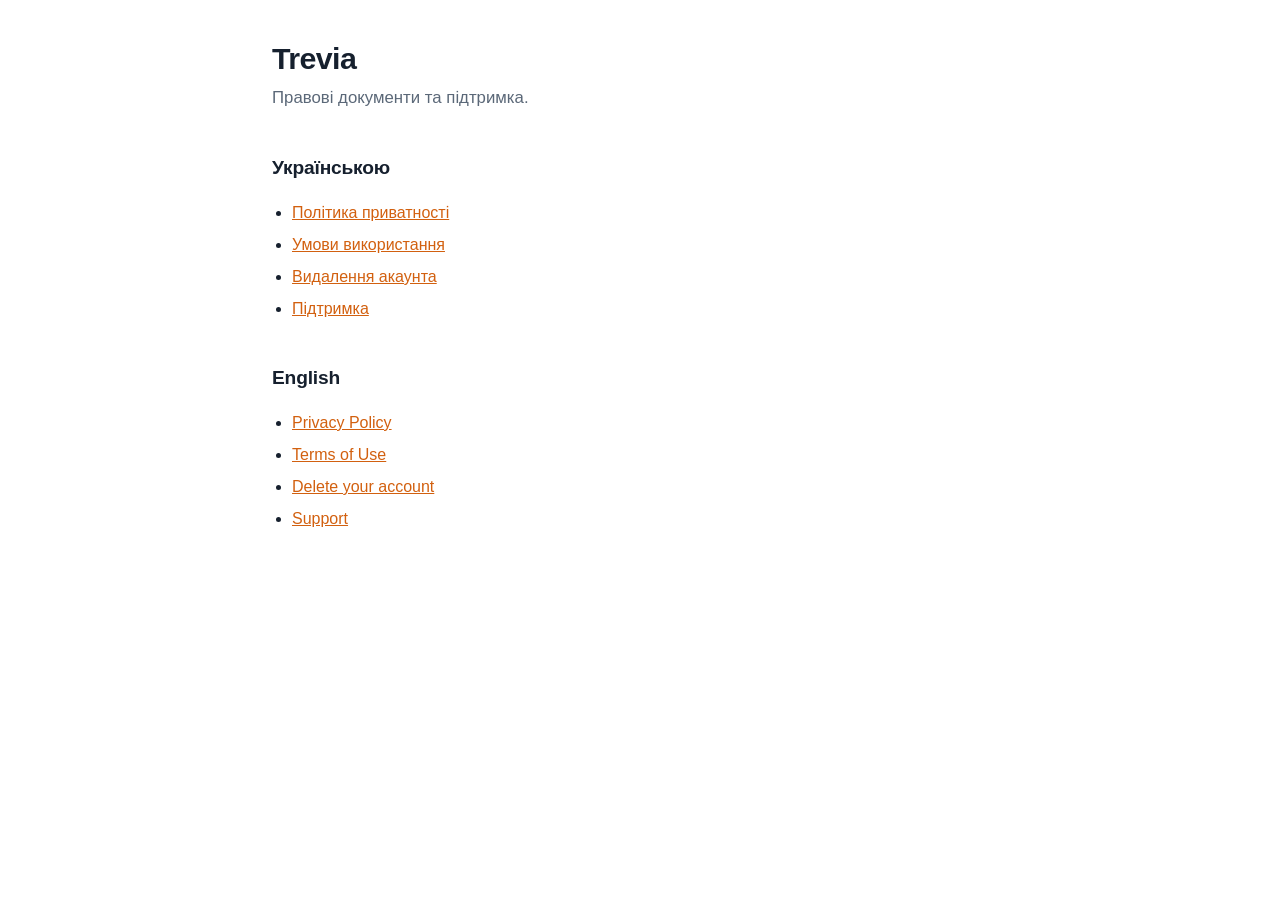
<file: index.html>
<!doctype html>
<html lang="uk">
<head>
<meta charset="utf-8">
<meta name="viewport" content="width=device-width, initial-scale=1">
<title>Trevia — правові документи</title>
<link rel="stylesheet" href="style.css">
</head>
<body>
<main>
<h1>Trevia</h1>
<p class="lede">Правові документи та підтримка.</p>

<h2>Українською</h2>
<ul>
<li><a href="uk/privacy.html">Політика приватності</a></li>
<li><a href="uk/terms.html">Умови використання</a></li>
<li><a href="uk/delete-account.html">Видалення акаунта</a></li>
<li><a href="uk/support.html">Підтримка</a></li>
</ul>

<h2>English</h2>
<ul>
<li><a href="en/privacy.html">Privacy Policy</a></li>
<li><a href="en/terms.html">Terms of Use</a></li>
<li><a href="en/delete-account.html">Delete your account</a></li>
<li><a href="en/support.html">Support</a></li>
</ul>
</main>
</body>
</html>
</file>
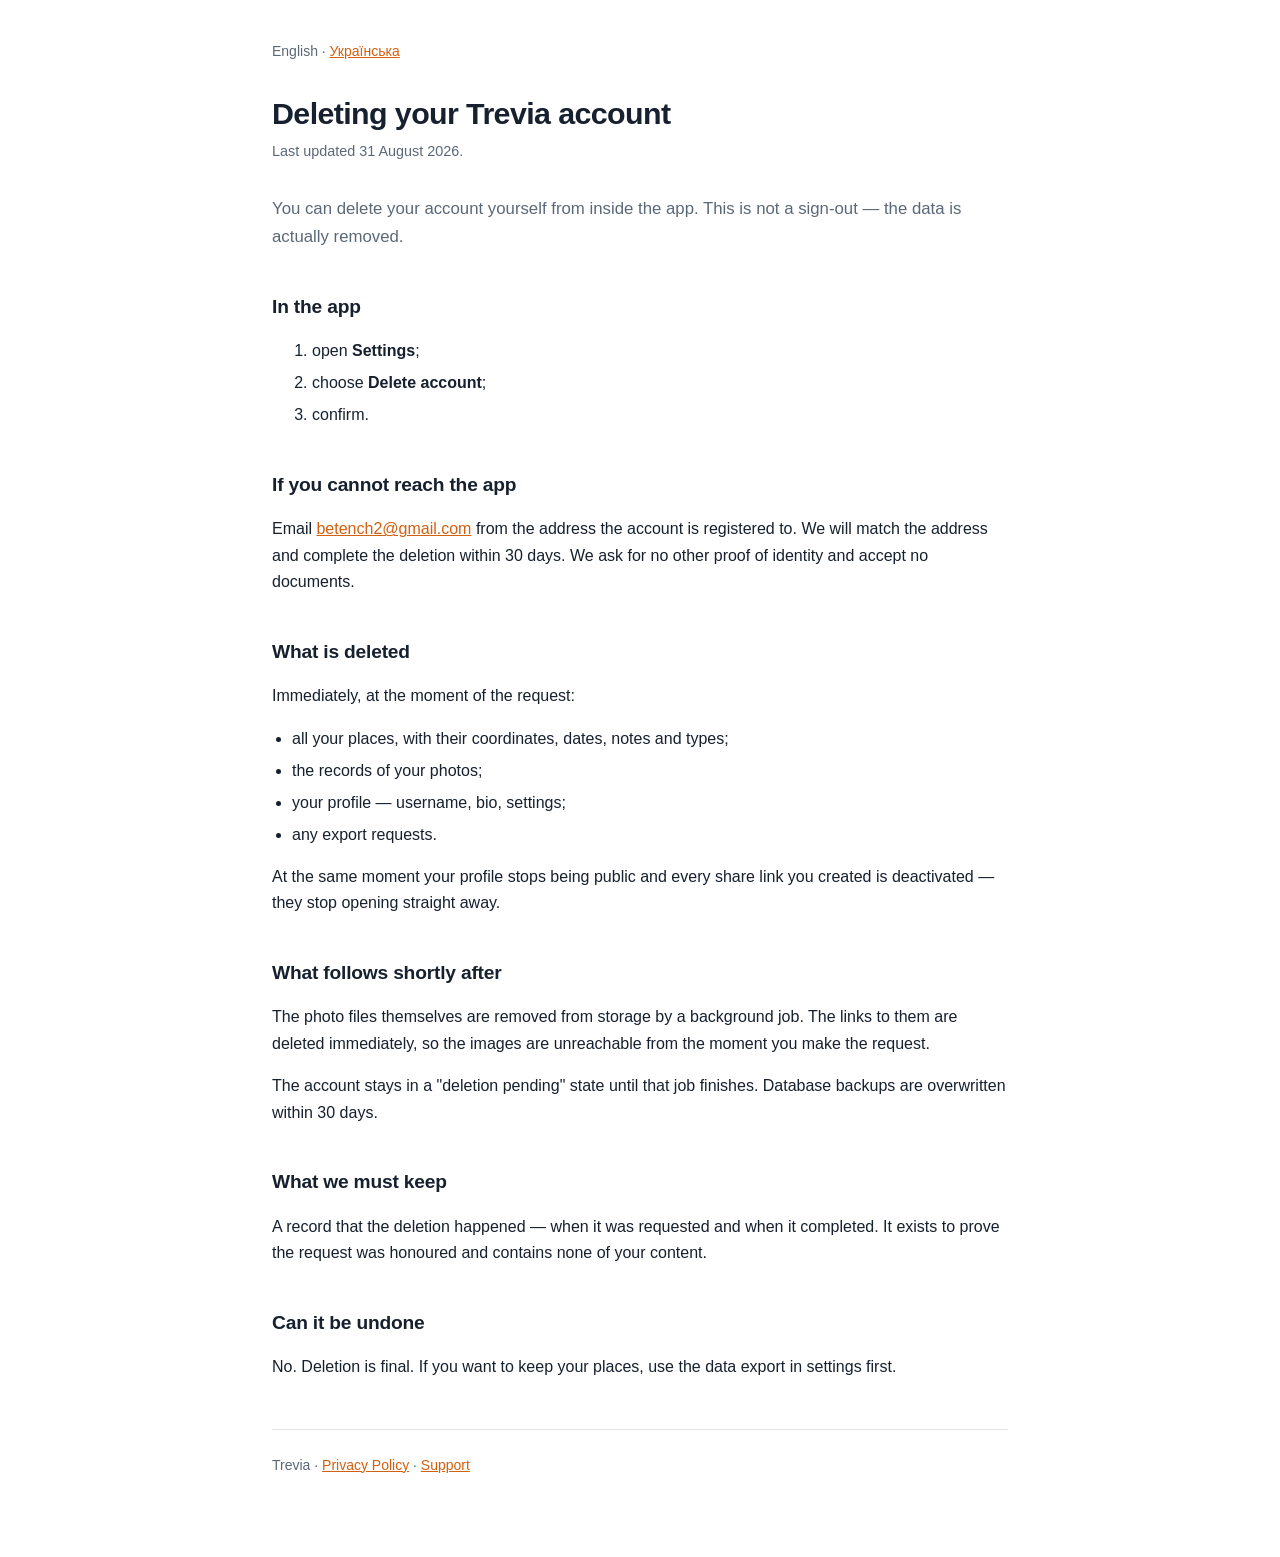
<file: en/delete-account.html>
<!doctype html>
<html lang="en">
<head>
<meta charset="utf-8">
<meta name="viewport" content="width=device-width, initial-scale=1">
<title>Delete your account — Trevia</title>
<link rel="stylesheet" href="../style.css">
</head>
<body>
<main>

<nav class="langs">English · <a href="../uk/delete-account.html">Українська</a></nav>

<h1>Deleting your Trevia account</h1>
<p class="updated">Last updated 31 August 2026.</p>

<p class="lede">You can delete your account yourself from inside the app. This
is not a sign-out — the data is actually removed.</p>

<h2>In the app</h2>
<ol>
<li>open <strong>Settings</strong>;</li>
<li>choose <strong>Delete account</strong>;</li>
<li>confirm.</li>
</ol>

<h2>If you cannot reach the app</h2>
<p>Email <a href="mailto:betench2@gmail.com">betench2@gmail.com</a> from the address the account is
registered to. We will match the address and complete the deletion within
30 days. We ask for no other proof of identity and accept no documents.</p>

<h2>What is deleted</h2>
<p>Immediately, at the moment of the request:</p>
<ul>
<li>all your places, with their coordinates, dates, notes and types;</li>
<li>the records of your photos;</li>
<li>your profile — username, bio, settings;</li>
<li>any export requests.</li>
</ul>
<p>At the same moment your profile stops being public and every share link you
created is deactivated — they stop opening straight away.</p>

<h2>What follows shortly after</h2>
<p>The photo files themselves are removed from storage by a background job. The
links to them are deleted immediately, so the images are unreachable from the
moment you make the request.</p>
<p>The account stays in a "deletion pending" state until that job finishes.
Database backups are overwritten within
30 days.</p>

<h2>What we must keep</h2>
<p>A record that the deletion happened — when it was requested and when it
completed. It exists to prove the request was honoured and contains none of
your content.</p>

<h2>Can it be undone</h2>
<p>No. Deletion is final. If you want to keep your places, use the data export
in settings first.</p>

<hr>
<footer>Trevia · <a href="privacy.html">Privacy Policy</a> ·
<a href="support.html">Support</a></footer>

</main>
</body>
</html>
</file>
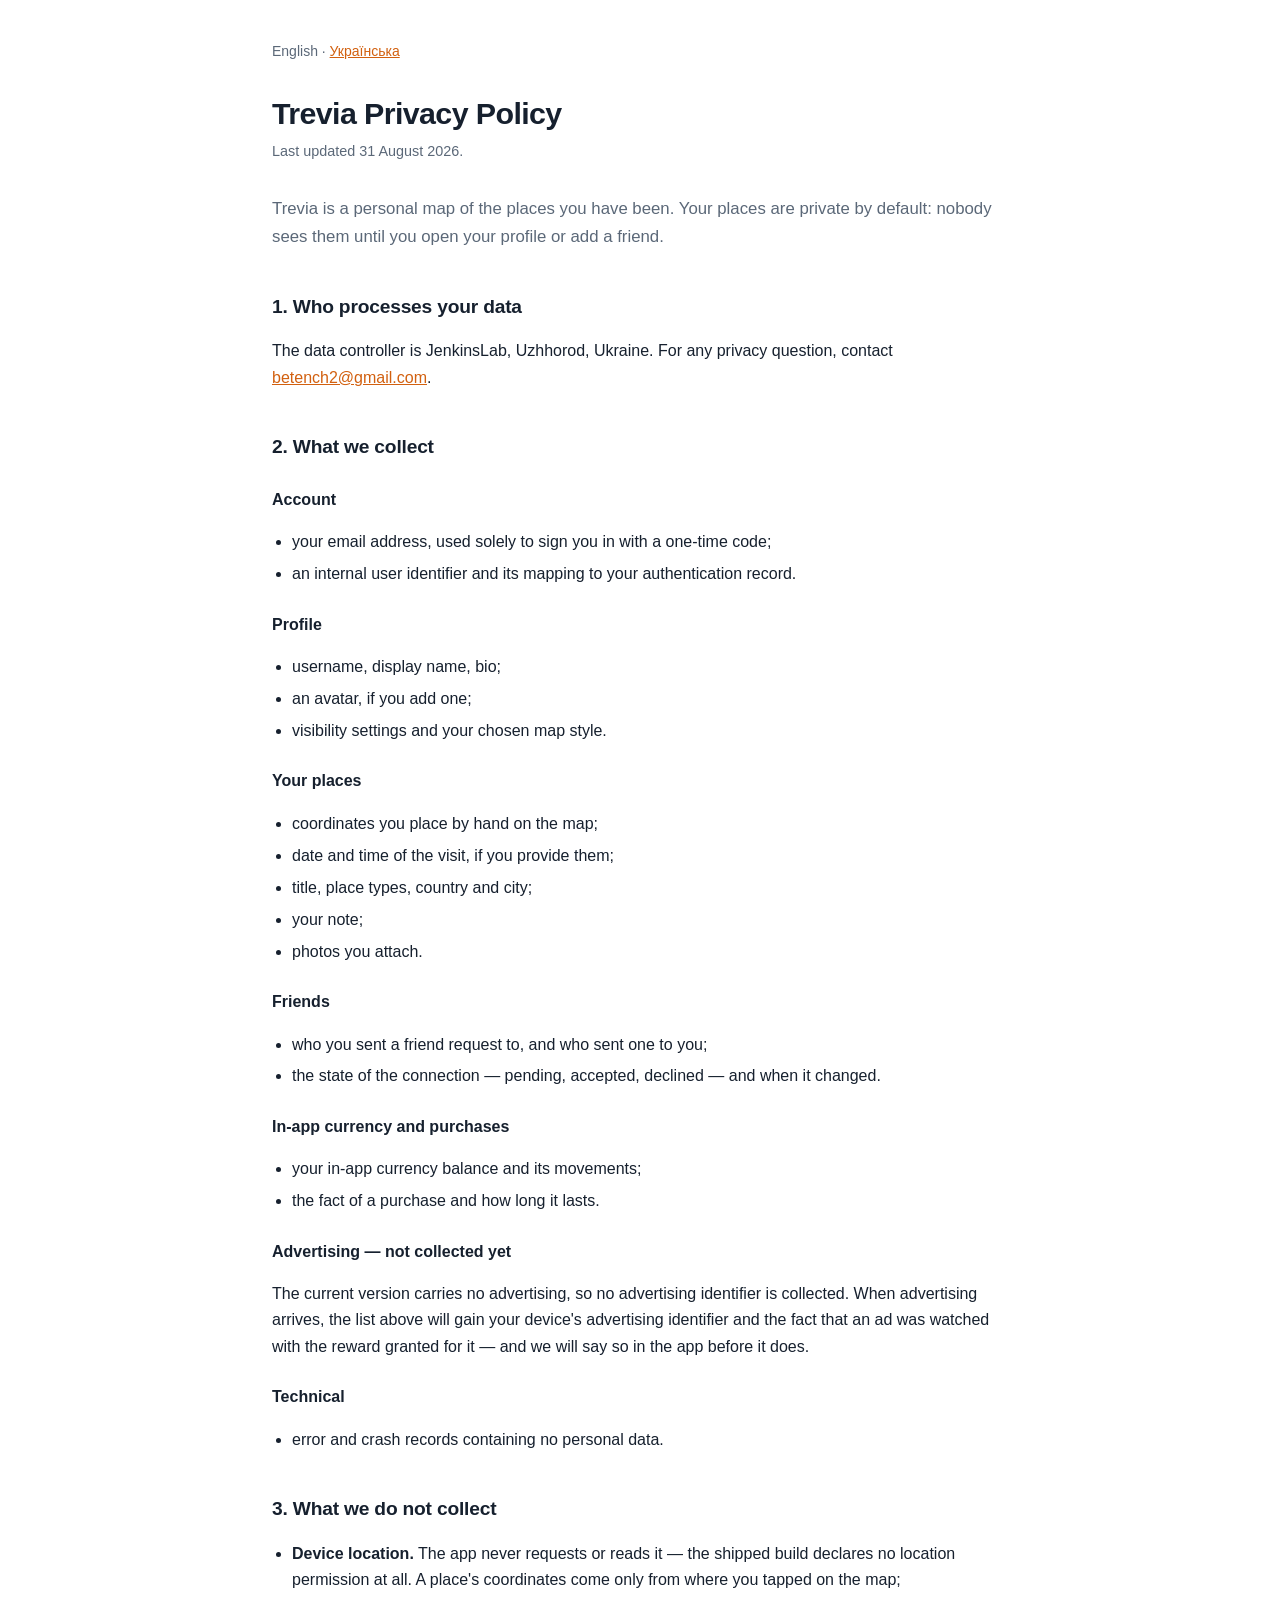
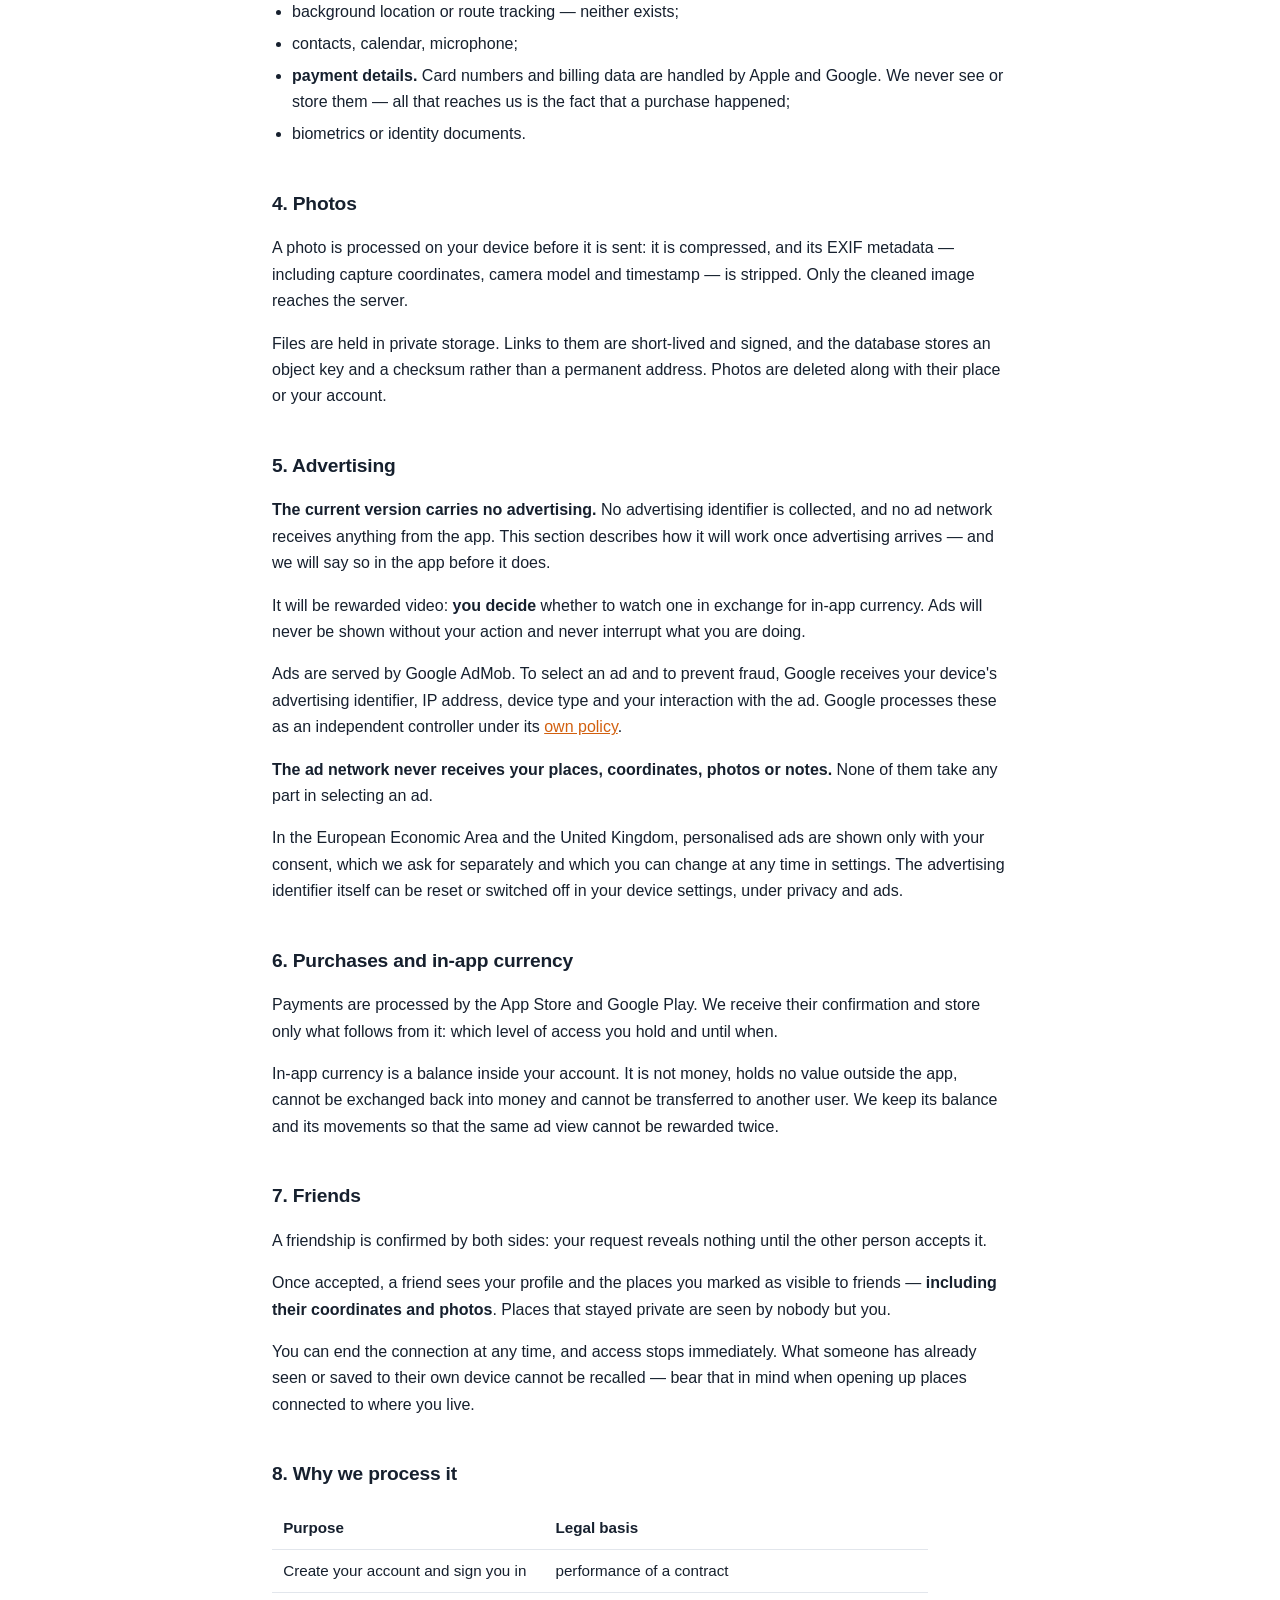
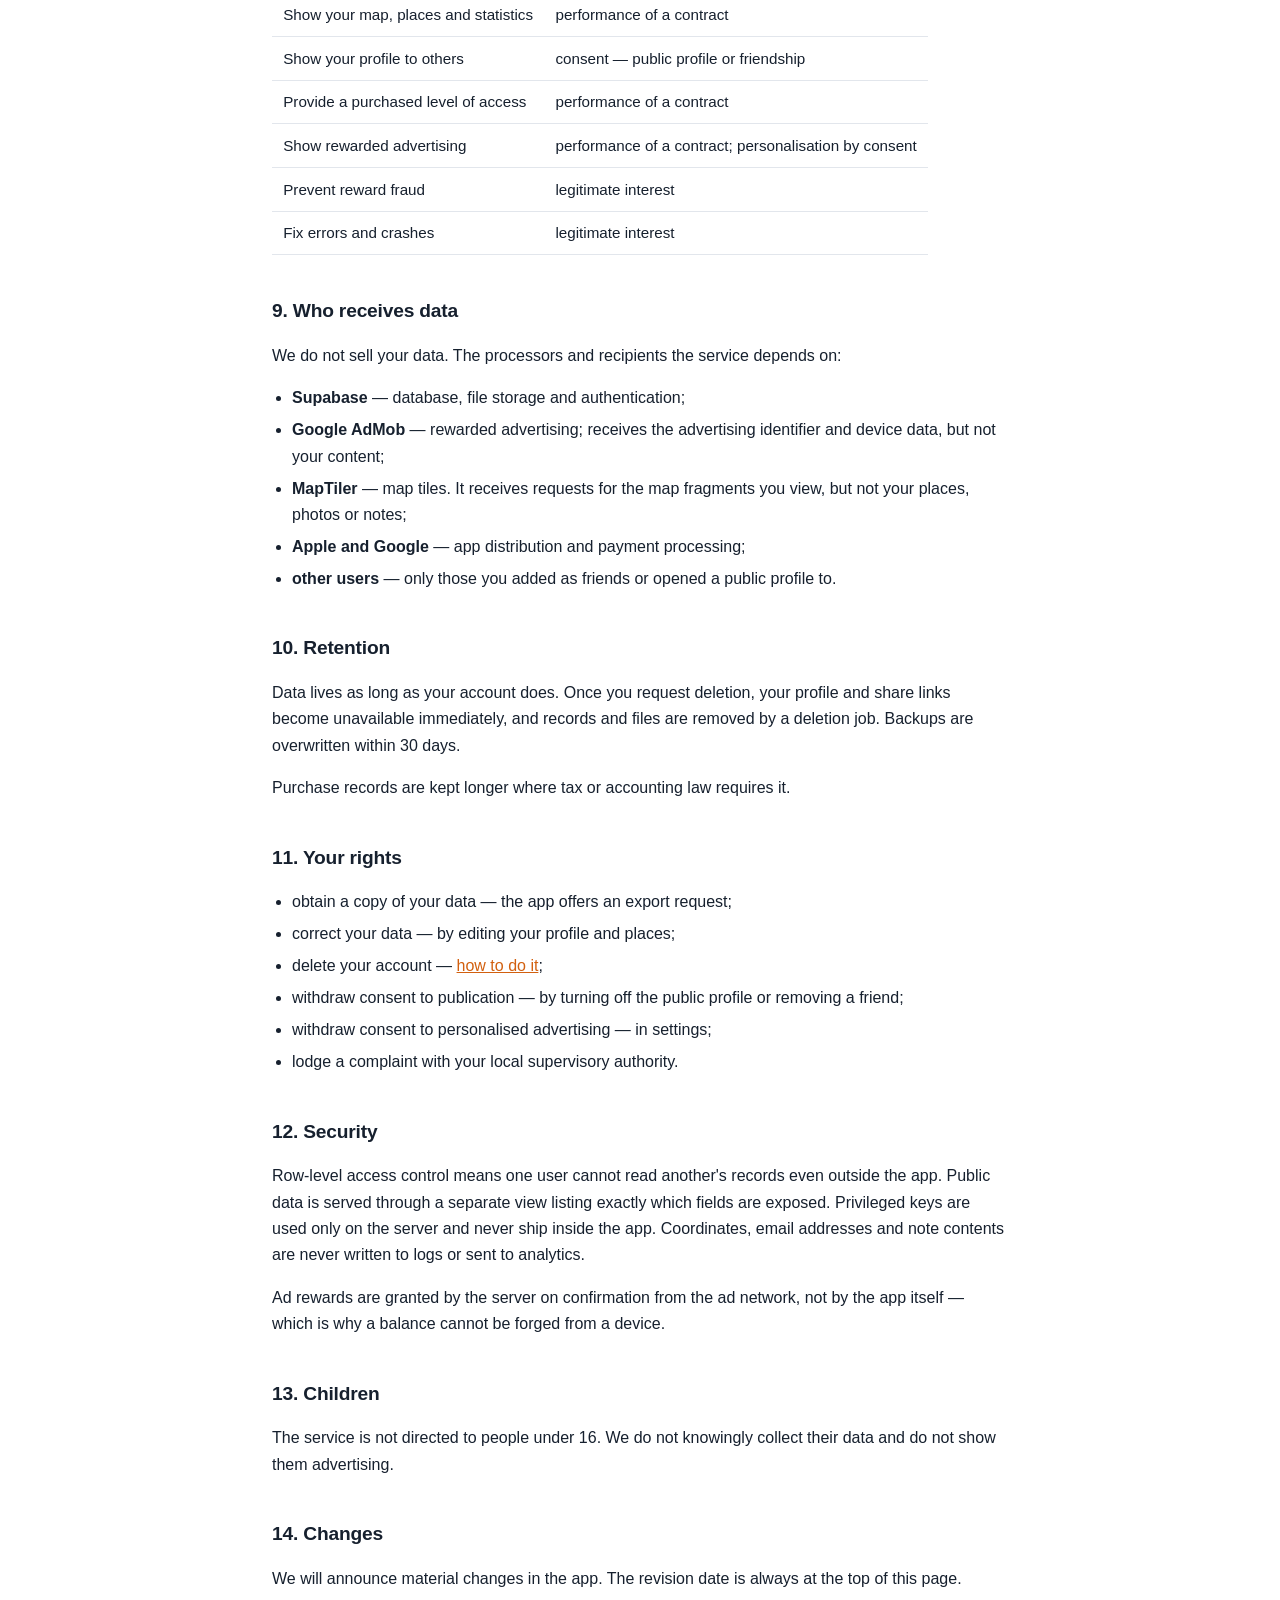
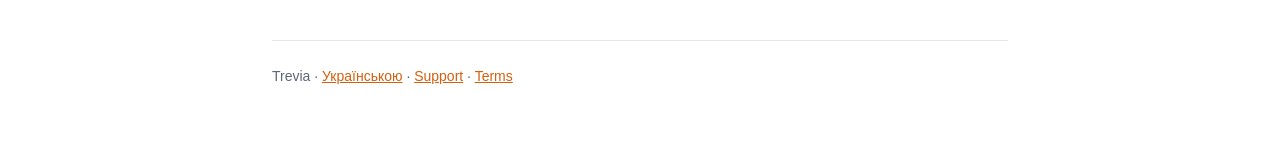
<file: en/privacy.html>
<!doctype html>
<html lang="en">
<head>
<meta charset="utf-8">
<meta name="viewport" content="width=device-width, initial-scale=1">
<title>Privacy Policy — Trevia</title>
<link rel="stylesheet" href="../style.css">
</head>
<body>
<main>

<nav class="langs">English · <a href="../uk/privacy.html">Українська</a></nav>

<h1>Trevia Privacy Policy</h1>
<p class="updated">Last updated 31 August 2026.</p>

<p class="lede">Trevia is a personal map of the places you have been. Your places
are private by default: nobody sees them until you open your profile or add a
friend.</p>

<h2>1. Who processes your data</h2>
<p>The data controller is JenkinsLab, Uzhhorod, Ukraine. For any privacy
question, contact <a href="mailto:betench2@gmail.com">betench2@gmail.com</a>.</p>

<h2>2. What we collect</h2>

<h3>Account</h3>
<ul>
<li>your email address, used solely to sign you in with a one-time code;</li>
<li>an internal user identifier and its mapping to your authentication record.</li>
</ul>

<h3>Profile</h3>
<ul>
<li>username, display name, bio;</li>
<li>an avatar, if you add one;</li>
<li>visibility settings and your chosen map style.</li>
</ul>

<h3>Your places</h3>
<ul>
<li>coordinates you place by hand on the map;</li>
<li>date and time of the visit, if you provide them;</li>
<li>title, place types, country and city;</li>
<li>your note;</li>
<li>photos you attach.</li>
</ul>

<h3>Friends</h3>
<ul>
<li>who you sent a friend request to, and who sent one to you;</li>
<li>the state of the connection — pending, accepted, declined — and when it
changed.</li>
</ul>

<h3>In-app currency and purchases</h3>
<ul>
<li>your in-app currency balance and its movements;</li>
<li>the fact of a purchase and how long it lasts.</li>
</ul>

<h3>Advertising — not collected yet</h3>
<p>The current version carries no advertising, so no advertising identifier is
collected. When advertising arrives, the list above will gain your device's
advertising identifier and the fact that an ad was watched with the reward
granted for it — and we will say so in the app before it does.</p>

<h3>Technical</h3>
<ul>
<li>error and crash records containing no personal data.</li>
</ul>

<h2>3. What we do not collect</h2>
<ul>
<li><strong>Device location.</strong> The app never requests or reads it — the
shipped build declares no location permission at all. A place's coordinates come
only from where you tapped on the map;</li>
<li>background location or route tracking — neither exists;</li>
<li>contacts, calendar, microphone;</li>
<li><strong>payment details.</strong> Card numbers and billing data are handled
by Apple and Google. We never see or store them — all that reaches us is the
fact that a purchase happened;</li>
<li>biometrics or identity documents.</li>
</ul>

<h2>4. Photos</h2>
<p>A photo is processed on your device before it is sent: it is compressed, and
its EXIF metadata — including capture coordinates, camera model and timestamp —
is stripped. Only the cleaned image reaches the server.</p>
<p>Files are held in private storage. Links to them are short-lived and signed,
and the database stores an object key and a checksum rather than a permanent
address. Photos are deleted along with their place or your account.</p>

<h2>5. Advertising</h2>
<p><strong>The current version carries no advertising.</strong> No advertising
identifier is collected, and no ad network receives anything from the app. This
section describes how it will work once advertising arrives — and we will say so
in the app before it does.</p>
<p>It will be rewarded video: <strong>you decide</strong> whether to watch one in
exchange for in-app currency. Ads will never be shown without your action and
never interrupt what you are doing.</p>
<p>Ads are served by Google AdMob. To select an ad and to prevent fraud, Google
receives your device's advertising identifier, IP address, device type and your
interaction with the ad. Google processes these as an independent controller
under its <a href="https://policies.google.com/privacy">own policy</a>.</p>
<p><strong>The ad network never receives your places, coordinates, photos or
notes.</strong> None of them take any part in selecting an ad.</p>
<p>In the European Economic Area and the United Kingdom, personalised ads are
shown only with your consent, which we ask for separately and which you can
change at any time in settings. The advertising identifier itself can be reset
or switched off in your device settings, under privacy and ads.</p>

<h2>6. Purchases and in-app currency</h2>
<p>Payments are processed by the App Store and Google Play. We receive their
confirmation and store only what follows from it: which level of access you hold
and until when.</p>
<p>In-app currency is a balance inside your account. It is not money, holds no
value outside the app, cannot be exchanged back into money and cannot be
transferred to another user. We keep its balance and its movements so that the
same ad view cannot be rewarded twice.</p>

<h2>7. Friends</h2>
<p>A friendship is confirmed by both sides: your request reveals nothing until
the other person accepts it.</p>
<p>Once accepted, a friend sees your profile and the places you marked as
visible to friends — <strong>including their coordinates and photos</strong>.
Places that stayed private are seen by nobody but you.</p>
<p>You can end the connection at any time, and access stops immediately. What
someone has already seen or saved to their own device cannot be recalled — bear
that in mind when opening up places connected to where you live.</p>

<h2>8. Why we process it</h2>
<table>
<tr><th>Purpose</th><th>Legal basis</th></tr>
<tr><td>Create your account and sign you in</td><td>performance of a contract</td></tr>
<tr><td>Show your map, places and statistics</td><td>performance of a contract</td></tr>
<tr><td>Show your profile to others</td><td>consent — public profile or friendship</td></tr>
<tr><td>Provide a purchased level of access</td><td>performance of a contract</td></tr>
<tr><td>Show rewarded advertising</td><td>performance of a contract; personalisation by consent</td></tr>
<tr><td>Prevent reward fraud</td><td>legitimate interest</td></tr>
<tr><td>Fix errors and crashes</td><td>legitimate interest</td></tr>
</table>

<h2>9. Who receives data</h2>
<p>We do not sell your data. The processors and recipients the service depends
on:</p>
<ul>
<li><strong>Supabase</strong> — database, file storage and authentication;</li>
<li><strong>Google AdMob</strong> — rewarded advertising; receives the
advertising identifier and device data, but not your content;</li>
<li><strong>MapTiler</strong> — map tiles. It receives requests for the map
fragments you view, but not your places, photos or notes;</li>
<li><strong>Apple and Google</strong> — app distribution and payment
processing;</li>
<li><strong>other users</strong> — only those you added as friends or opened a
public profile to.</li>
</ul>

<h2>10. Retention</h2>
<p>Data lives as long as your account does. Once you request deletion, your
profile and share links become unavailable immediately, and records and files are
removed by a deletion job. Backups are overwritten within 30 days.</p>
<p>Purchase records are kept longer where tax or accounting law requires it.</p>

<h2>11. Your rights</h2>
<ul>
<li>obtain a copy of your data — the app offers an export request;</li>
<li>correct your data — by editing your profile and places;</li>
<li>delete your account — <a href="delete-account.html">how to do it</a>;</li>
<li>withdraw consent to publication — by turning off the public profile or
removing a friend;</li>
<li>withdraw consent to personalised advertising — in settings;</li>
<li>lodge a complaint with your local supervisory authority.</li>
</ul>

<h2>12. Security</h2>
<p>Row-level access control means one user cannot read another's records even
outside the app. Public data is served through a separate view listing exactly
which fields are exposed. Privileged keys are used only on the server and never
ship inside the app. Coordinates, email addresses and note contents are never
written to logs or sent to analytics.</p>
<p>Ad rewards are granted by the server on confirmation from the ad network,
not by the app itself — which is why a balance cannot be forged from a
device.</p>

<h2>13. Children</h2>
<p>The service is not directed to people under 16. We do not knowingly collect
their data and do not show them advertising.</p>

<h2>14. Changes</h2>
<p>We will announce material changes in the app. The revision date is always at
the top of this page.</p>

<hr>
<footer>Trevia · <a href="../uk/privacy.html">Українською</a> ·
<a href="support.html">Support</a> · <a href="terms.html">Terms</a></footer>

</main>
</body>
</html>
</file>
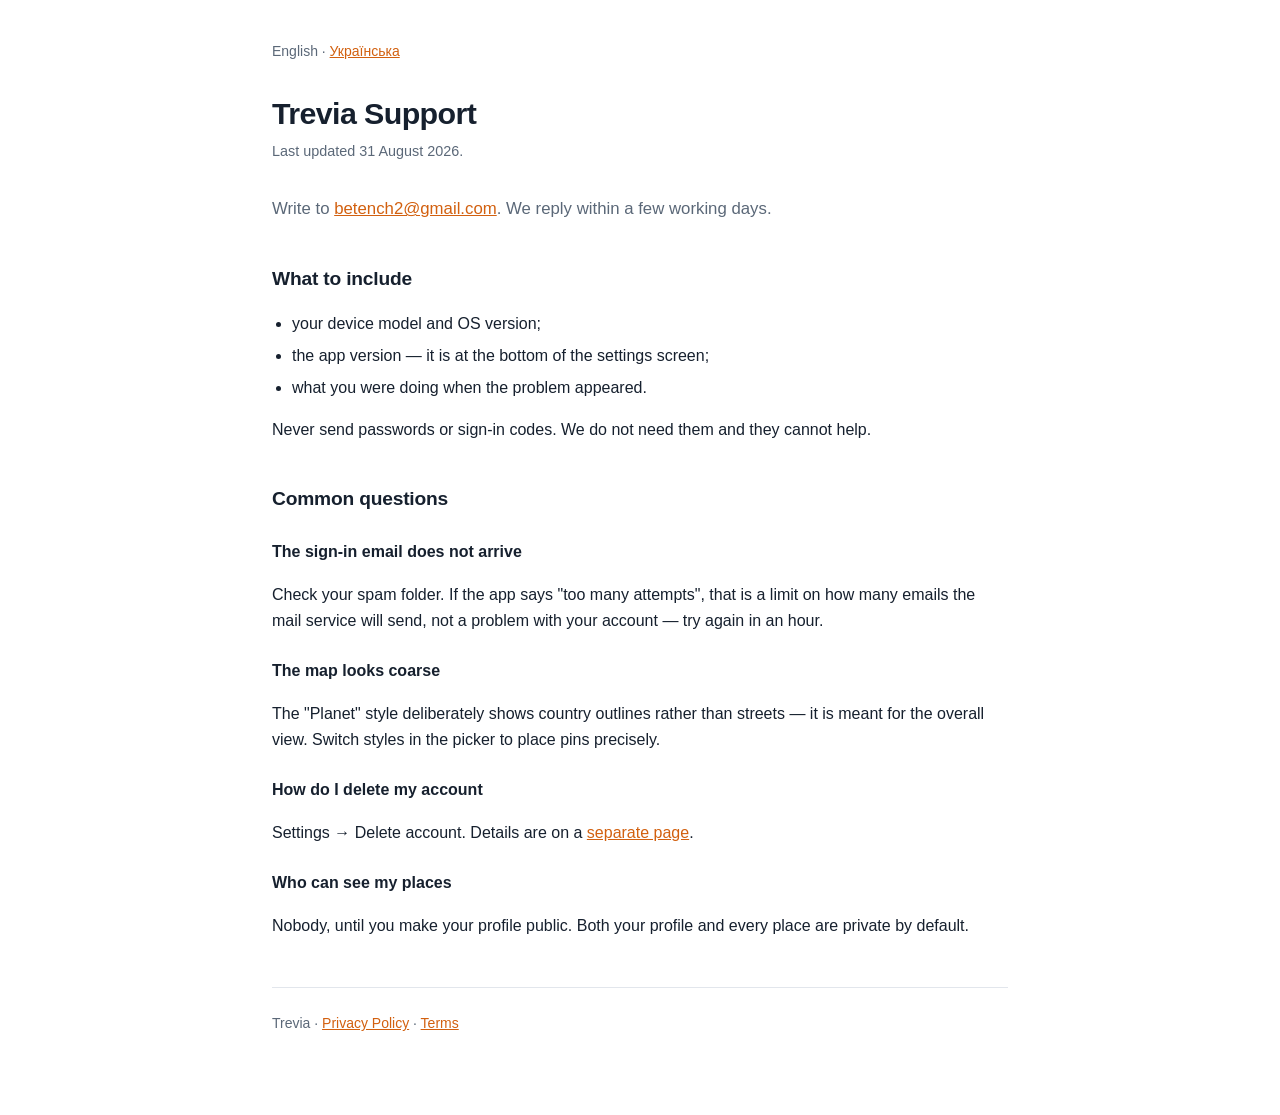
<file: en/support.html>
<!doctype html>
<html lang="en">
<head>
<meta charset="utf-8">
<meta name="viewport" content="width=device-width, initial-scale=1">
<title>Support — Trevia</title>
<link rel="stylesheet" href="../style.css">
</head>
<body>
<main>

<nav class="langs">English · <a href="../uk/support.html">Українська</a></nav>

<h1>Trevia Support</h1>
<p class="updated">Last updated 31 August 2026.</p>

<p class="lede">Write to <a href="mailto:betench2@gmail.com">betench2@gmail.com</a>. We reply within a few
working days.</p>

<h2>What to include</h2>
<ul>
<li>your device model and OS version;</li>
<li>the app version — it is at the bottom of the settings screen;</li>
<li>what you were doing when the problem appeared.</li>
</ul>
<p>Never send passwords or sign-in codes. We do not need them and they cannot
help.</p>

<h2>Common questions</h2>

<h3>The sign-in email does not arrive</h3>
<p>Check your spam folder. If the app says "too many attempts", that is a limit
on how many emails the mail service will send, not a problem with your account —
try again in an hour.</p>

<h3>The map looks coarse</h3>
<p>The "Planet" style deliberately shows country outlines rather than streets —
it is meant for the overall view. Switch styles in the picker to place pins
precisely.</p>

<h3>How do I delete my account</h3>
<p>Settings → Delete account. Details are on a
<a href="delete-account.html">separate page</a>.</p>

<h3>Who can see my places</h3>
<p>Nobody, until you make your profile public. Both your profile and every
place are private by default.</p>

<hr>
<footer>Trevia · <a href="privacy.html">Privacy Policy</a> ·
<a href="terms.html">Terms</a></footer>

</main>
</body>
</html>
</file>
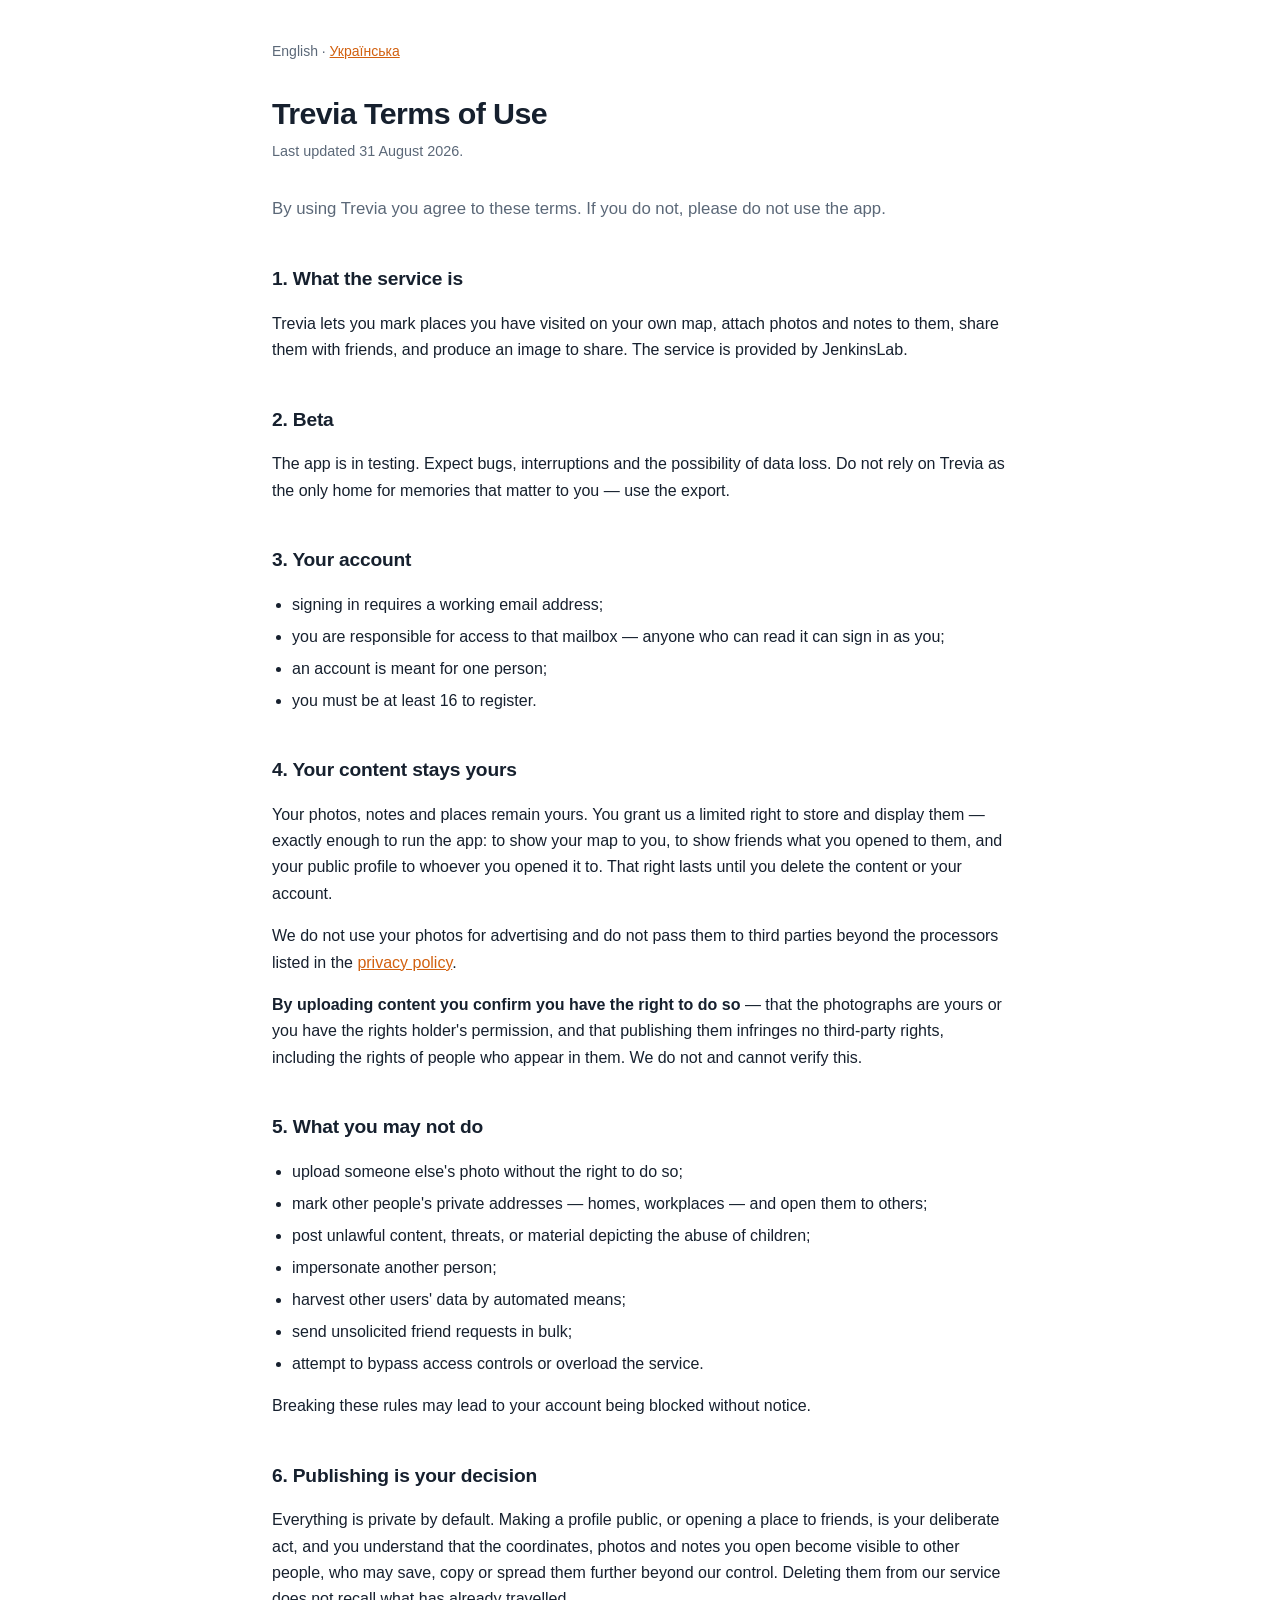
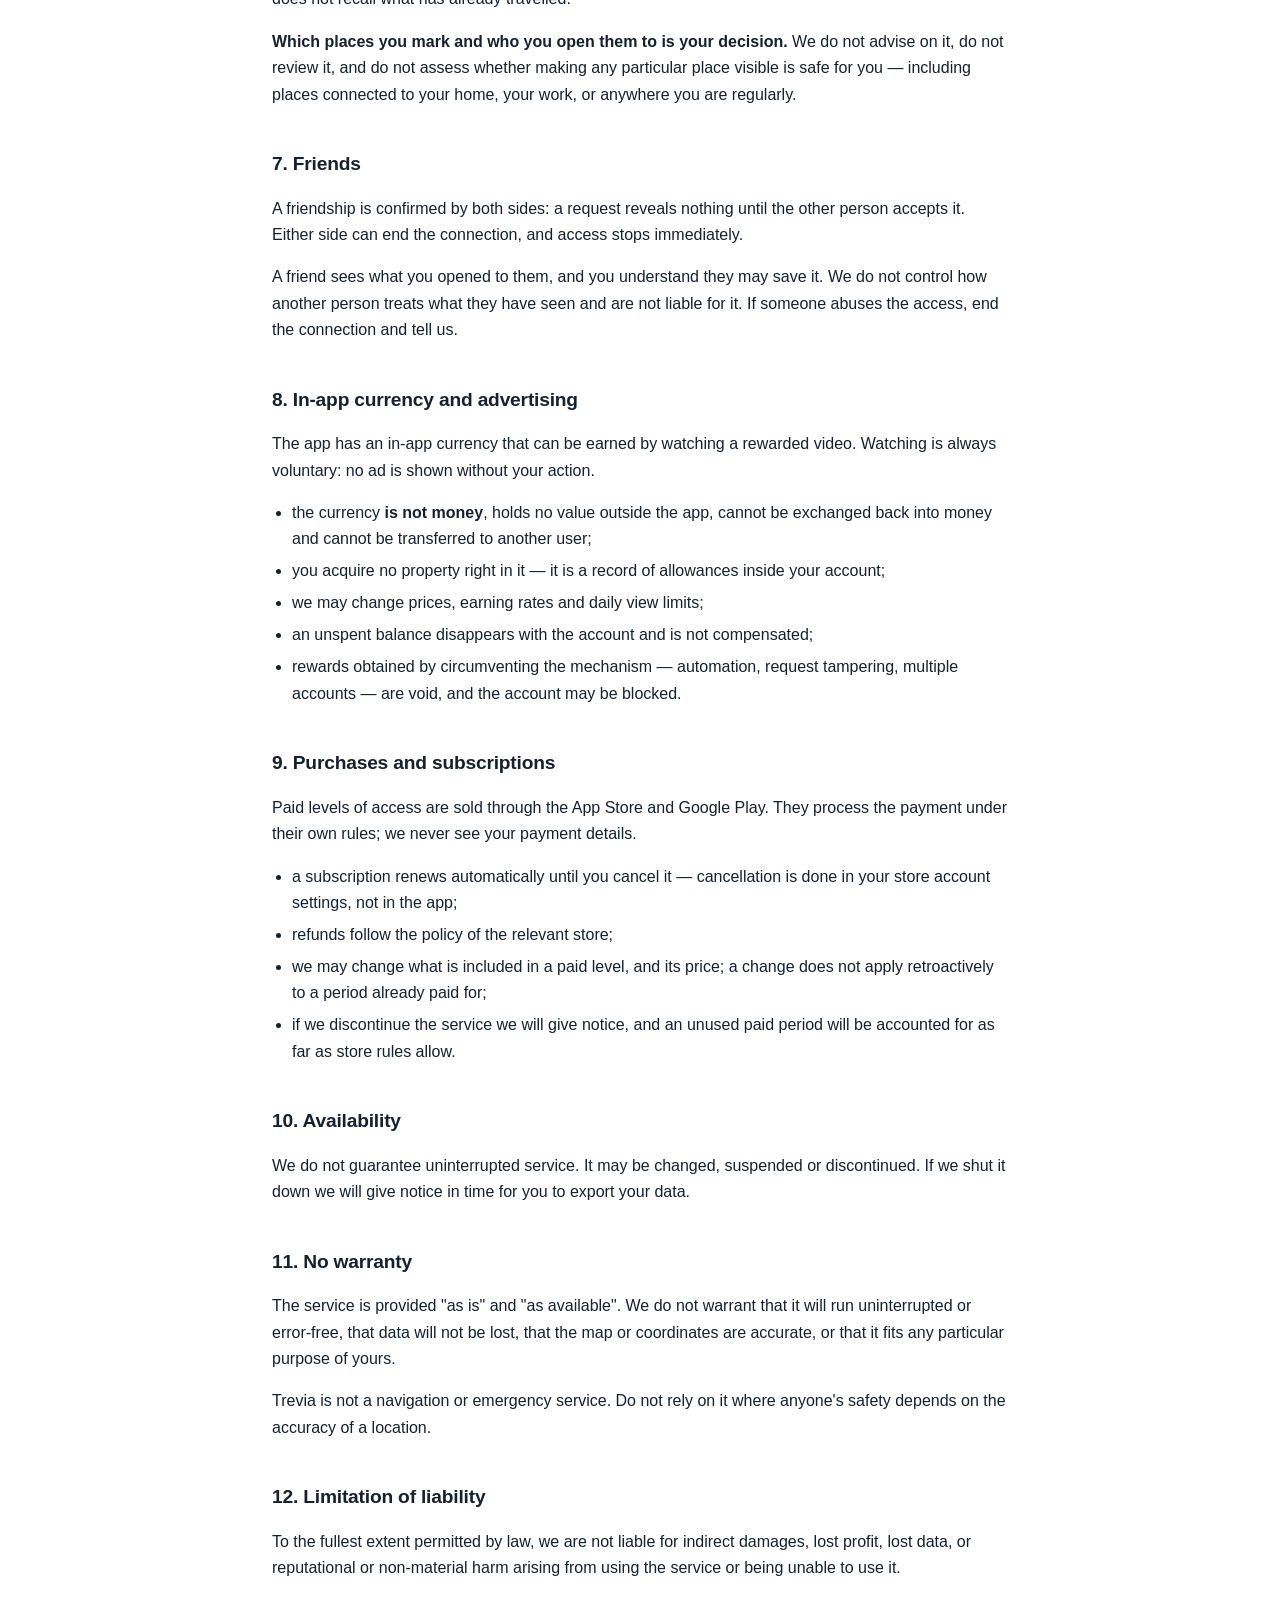
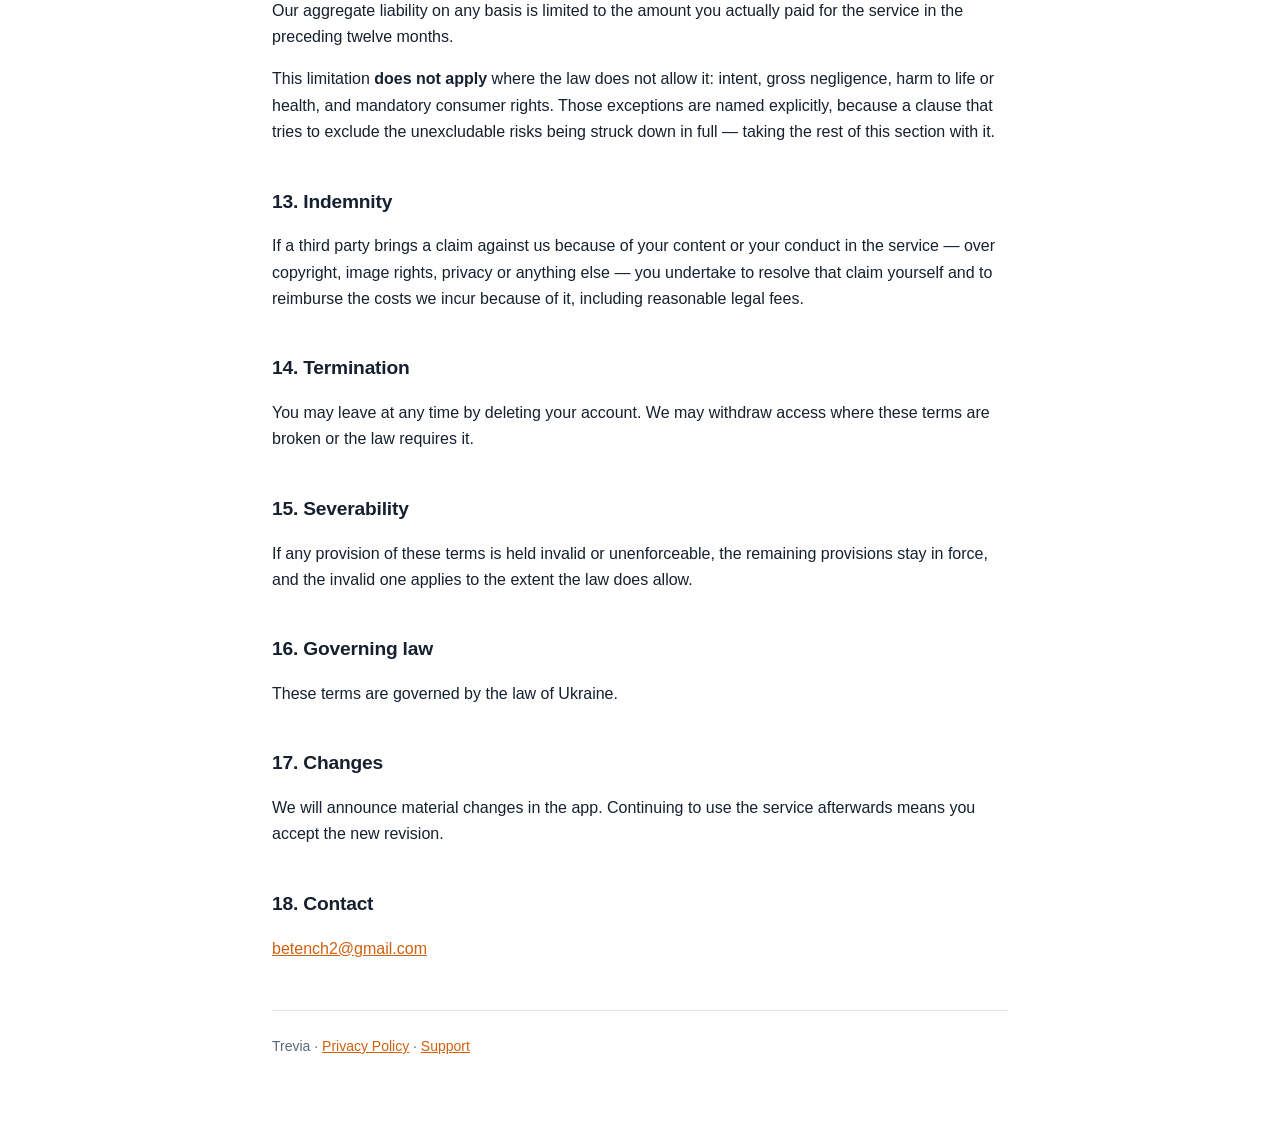
<file: en/terms.html>
<!doctype html>
<html lang="en">
<head>
<meta charset="utf-8">
<meta name="viewport" content="width=device-width, initial-scale=1">
<title>Terms of Use — Trevia</title>
<link rel="stylesheet" href="../style.css">
</head>
<body>
<main>

<nav class="langs">English · <a href="../uk/terms.html">Українська</a></nav>

<h1>Trevia Terms of Use</h1>
<p class="updated">Last updated 31 August 2026.</p>

<p class="lede">By using Trevia you agree to these terms. If you do not, please do
not use the app.</p>

<h2>1. What the service is</h2>
<p>Trevia lets you mark places you have visited on your own map, attach photos and
notes to them, share them with friends, and produce an image to share. The
service is provided by JenkinsLab.</p>

<h2>2. Beta</h2>
<p>The app is in testing. Expect bugs, interruptions and the possibility of data
loss. Do not rely on Trevia as the only home for memories that matter to you — use
the export.</p>

<h2>3. Your account</h2>
<ul>
<li>signing in requires a working email address;</li>
<li>you are responsible for access to that mailbox — anyone who can read it can
sign in as you;</li>
<li>an account is meant for one person;</li>
<li>you must be at least 16 to register.</li>
</ul>

<h2>4. Your content stays yours</h2>
<p>Your photos, notes and places remain yours. You grant us a limited right to
store and display them — exactly enough to run the app: to show your map to you,
to show friends what you opened to them, and your public profile to whoever you
opened it to. That right lasts until you delete the content or your account.</p>
<p>We do not use your photos for advertising and do not pass them to third
parties beyond the processors listed in the
<a href="privacy.html">privacy policy</a>.</p>
<p><strong>By uploading content you confirm you have the right to do so</strong> —
that the photographs are yours or you have the rights holder's permission, and
that publishing them infringes no third-party rights, including the rights of
people who appear in them. We do not and cannot verify this.</p>

<h2>5. What you may not do</h2>
<ul>
<li>upload someone else's photo without the right to do so;</li>
<li>mark other people's private addresses — homes, workplaces — and open them to
others;</li>
<li>post unlawful content, threats, or material depicting the abuse of children;</li>
<li>impersonate another person;</li>
<li>harvest other users' data by automated means;</li>
<li>send unsolicited friend requests in bulk;</li>
<li>attempt to bypass access controls or overload the service.</li>
</ul>
<p>Breaking these rules may lead to your account being blocked without notice.</p>

<h2>6. Publishing is your decision</h2>
<p>Everything is private by default. Making a profile public, or opening a place
to friends, is your deliberate act, and you understand that the coordinates,
photos and notes you open become visible to other people, who may save, copy or
spread them further beyond our control. Deleting them from our service does not
recall what has already travelled.</p>
<p><strong>Which places you mark and who you open them to is your
decision.</strong> We do not advise on it, do not review it, and do not assess
whether making any particular place visible is safe for you — including places
connected to your home, your work, or anywhere you are regularly.</p>

<h2>7. Friends</h2>
<p>A friendship is confirmed by both sides: a request reveals nothing until the
other person accepts it. Either side can end the connection, and access stops
immediately.</p>
<p>A friend sees what you opened to them, and you understand they may save it. We
do not control how another person treats what they have seen and are not liable
for it. If someone abuses the access, end the connection and tell us.</p>

<h2>8. In-app currency and advertising</h2>
<p>The app has an in-app currency that can be earned by watching a rewarded
video. Watching is always voluntary: no ad is shown without your action.</p>
<ul>
<li>the currency <strong>is not money</strong>, holds no value outside the app,
cannot be exchanged back into money and cannot be transferred to another user;</li>
<li>you acquire no property right in it — it is a record of allowances inside
your account;</li>
<li>we may change prices, earning rates and daily view limits;</li>
<li>an unspent balance disappears with the account and is not compensated;</li>
<li>rewards obtained by circumventing the mechanism — automation, request
tampering, multiple accounts — are void, and the account may be blocked.</li>
</ul>

<h2>9. Purchases and subscriptions</h2>
<p>Paid levels of access are sold through the App Store and Google Play. They
process the payment under their own rules; we never see your payment details.</p>
<ul>
<li>a subscription renews automatically until you cancel it — cancellation is
done in your store account settings, not in the app;</li>
<li>refunds follow the policy of the relevant store;</li>
<li>we may change what is included in a paid level, and its price; a change does
not apply retroactively to a period already paid for;</li>
<li>if we discontinue the service we will give notice, and an unused paid period
will be accounted for as far as store rules allow.</li>
</ul>

<h2>10. Availability</h2>
<p>We do not guarantee uninterrupted service. It may be changed, suspended or
discontinued. If we shut it down we will give notice in time for you to export
your data.</p>

<h2>11. No warranty</h2>
<p>The service is provided "as is" and "as available". We do not warrant that it
will run uninterrupted or error-free, that data will not be lost, that the map or
coordinates are accurate, or that it fits any particular purpose of yours.</p>
<p>Trevia is not a navigation or emergency service. Do not rely on it where
anyone's safety depends on the accuracy of a location.</p>

<h2>12. Limitation of liability</h2>
<p>To the fullest extent permitted by law, we are not liable for indirect
damages, lost profit, lost data, or reputational or non-material harm arising
from using the service or being unable to use it.</p>
<p>Our aggregate liability on any basis is limited to the amount you actually
paid for the service in the preceding twelve months.</p>
<p>This limitation <strong>does not apply</strong> where the law does not allow
it: intent, gross negligence, harm to life or health, and mandatory consumer
rights. Those exceptions are named explicitly, because a clause that tries to
exclude the unexcludable risks being struck down in full — taking the rest of
this section with it.</p>

<h2>13. Indemnity</h2>
<p>If a third party brings a claim against us because of your content or your
conduct in the service — over copyright, image rights, privacy or anything else —
you undertake to resolve that claim yourself and to reimburse the costs we incur
because of it, including reasonable legal fees.</p>

<h2>14. Termination</h2>
<p>You may leave at any time by deleting your account. We may withdraw access
where these terms are broken or the law requires it.</p>

<h2>15. Severability</h2>
<p>If any provision of these terms is held invalid or unenforceable, the
remaining provisions stay in force, and the invalid one applies to the extent the
law does allow.</p>

<h2>16. Governing law</h2>
<p>These terms are governed by the law of Ukraine.</p>

<h2>17. Changes</h2>
<p>We will announce material changes in the app. Continuing to use the service
afterwards means you accept the new revision.</p>

<h2>18. Contact</h2>
<p><a href="mailto:betench2@gmail.com">betench2@gmail.com</a></p>

<hr>
<footer>Trevia · <a href="privacy.html">Privacy Policy</a> ·
<a href="support.html">Support</a></footer>

</main>
</body>
</html>
</file>
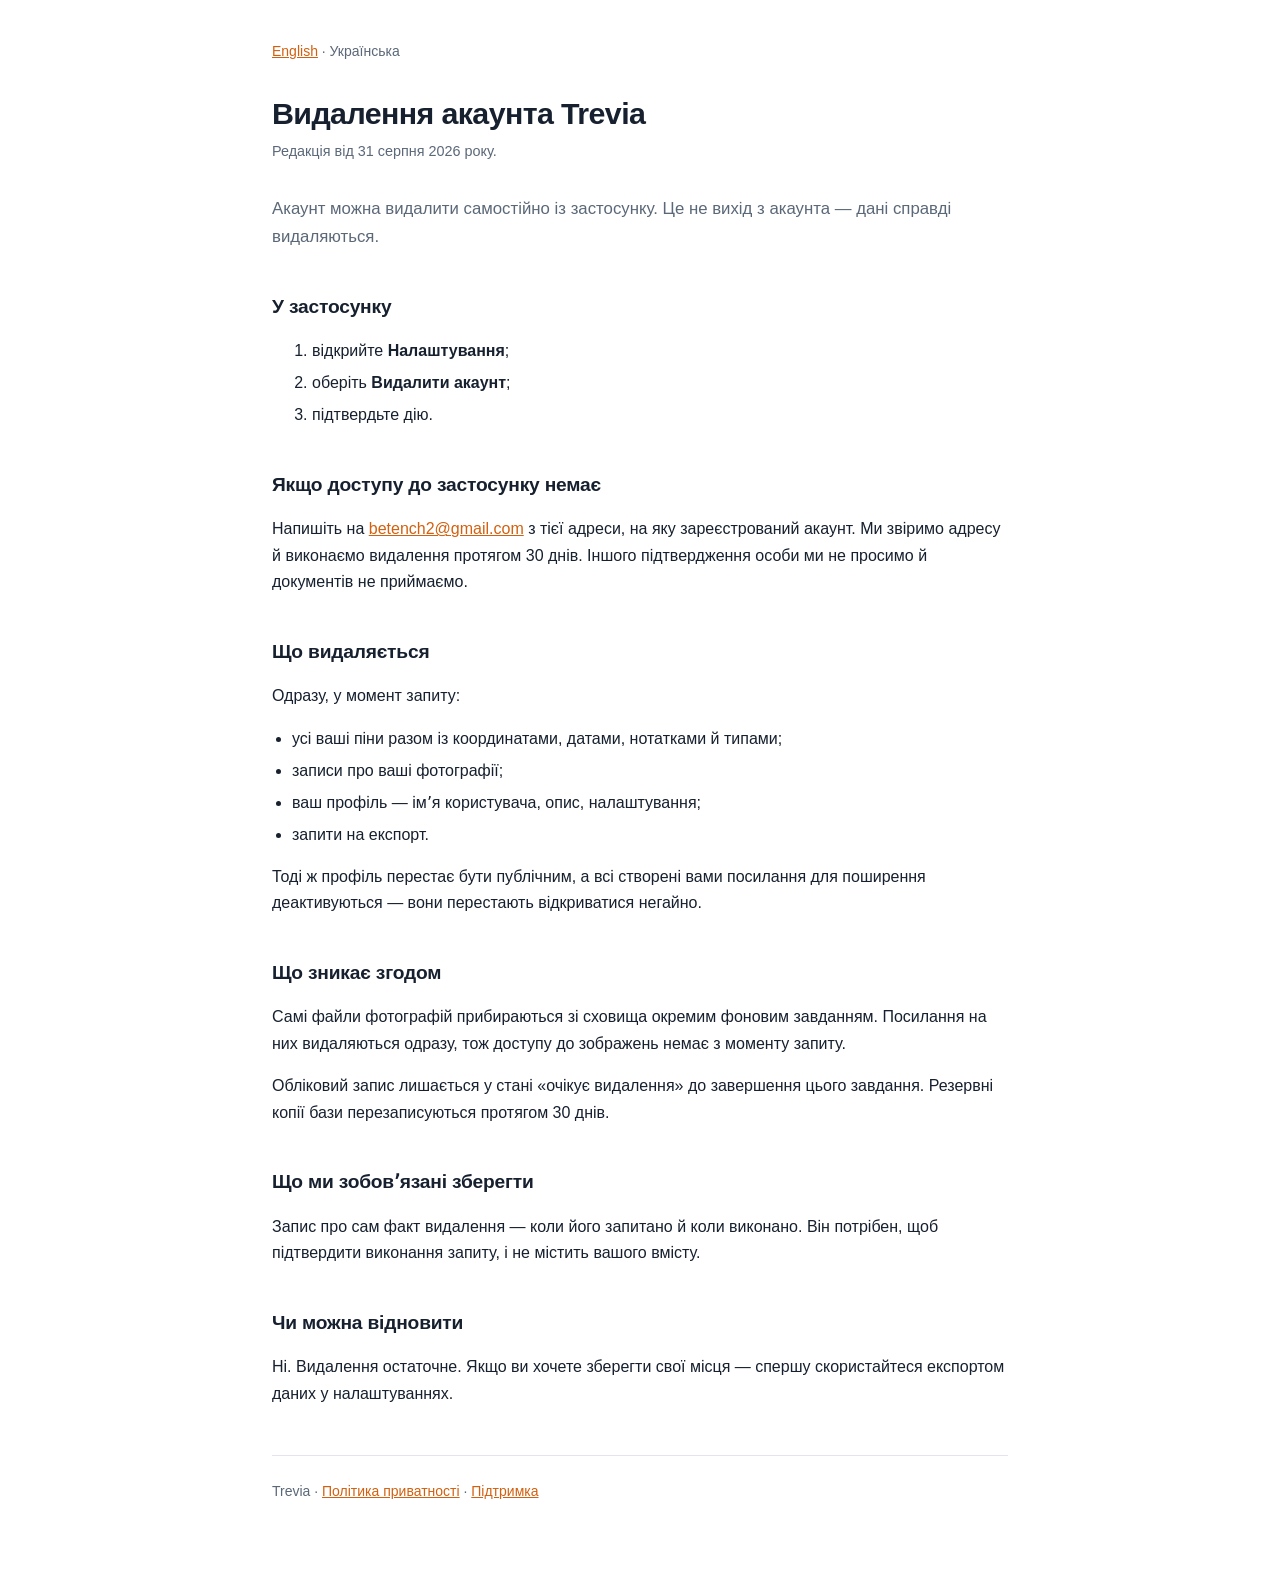
<file: uk/delete-account.html>
<!doctype html>
<html lang="uk">
<head>
<meta charset="utf-8">
<meta name="viewport" content="width=device-width, initial-scale=1">
<title>Видалення акаунта — Trevia</title>
<link rel="stylesheet" href="../style.css">
</head>
<body>
<main>

<nav class="langs"><a href="../en/delete-account.html">English</a> · Українська</nav>

<h1>Видалення акаунта Trevia</h1>
<p class="updated">Редакція від 31 серпня 2026 року.</p>

<p class="lede">Акаунт можна видалити самостійно із застосунку. Це не вихід з
акаунта — дані справді видаляються.</p>

<h2>У застосунку</h2>
<ol>
<li>відкрийте <strong>Налаштування</strong>;</li>
<li>оберіть <strong>Видалити акаунт</strong>;</li>
<li>підтвердьте дію.</li>
</ol>

<h2>Якщо доступу до застосунку немає</h2>
<p>Напишіть на <a href="mailto:betench2@gmail.com">betench2@gmail.com</a> з тієї адреси, на яку
зареєстрований акаунт. Ми звіримо адресу й виконаємо видалення протягом
30 днів. Іншого підтвердження особи ми не просимо й документів не приймаємо.</p>

<h2>Що видаляється</h2>
<p>Одразу, у момент запиту:</p>
<ul>
<li>усі ваші піни разом із координатами, датами, нотатками й типами;</li>
<li>записи про ваші фотографії;</li>
<li>ваш профіль — імʼя користувача, опис, налаштування;</li>
<li>запити на експорт.</li>
</ul>
<p>Тоді ж профіль перестає бути публічним, а всі створені вами посилання для
поширення деактивуються — вони перестають відкриватися негайно.</p>

<h2>Що зникає згодом</h2>
<p>Самі файли фотографій прибираються зі сховища окремим фоновим завданням.
Посилання на них видаляються одразу, тож доступу до зображень немає з моменту
запиту.</p>
<p>Обліковий запис лишається у стані «очікує видалення» до завершення цього
завдання. Резервні копії бази перезаписуються протягом
30 днів.</p>

<h2>Що ми зобовʼязані зберегти</h2>
<p>Запис про сам факт видалення — коли його запитано й коли виконано. Він
потрібен, щоб підтвердити виконання запиту, і не містить вашого вмісту.</p>

<h2>Чи можна відновити</h2>
<p>Ні. Видалення остаточне. Якщо ви хочете зберегти свої місця — спершу
скористайтеся експортом даних у налаштуваннях.</p>

<hr>
<footer>Trevia · <a href="privacy.html">Політика приватності</a> ·
<a href="support.html">Підтримка</a></footer>

</main>
</body>
</html>
</file>
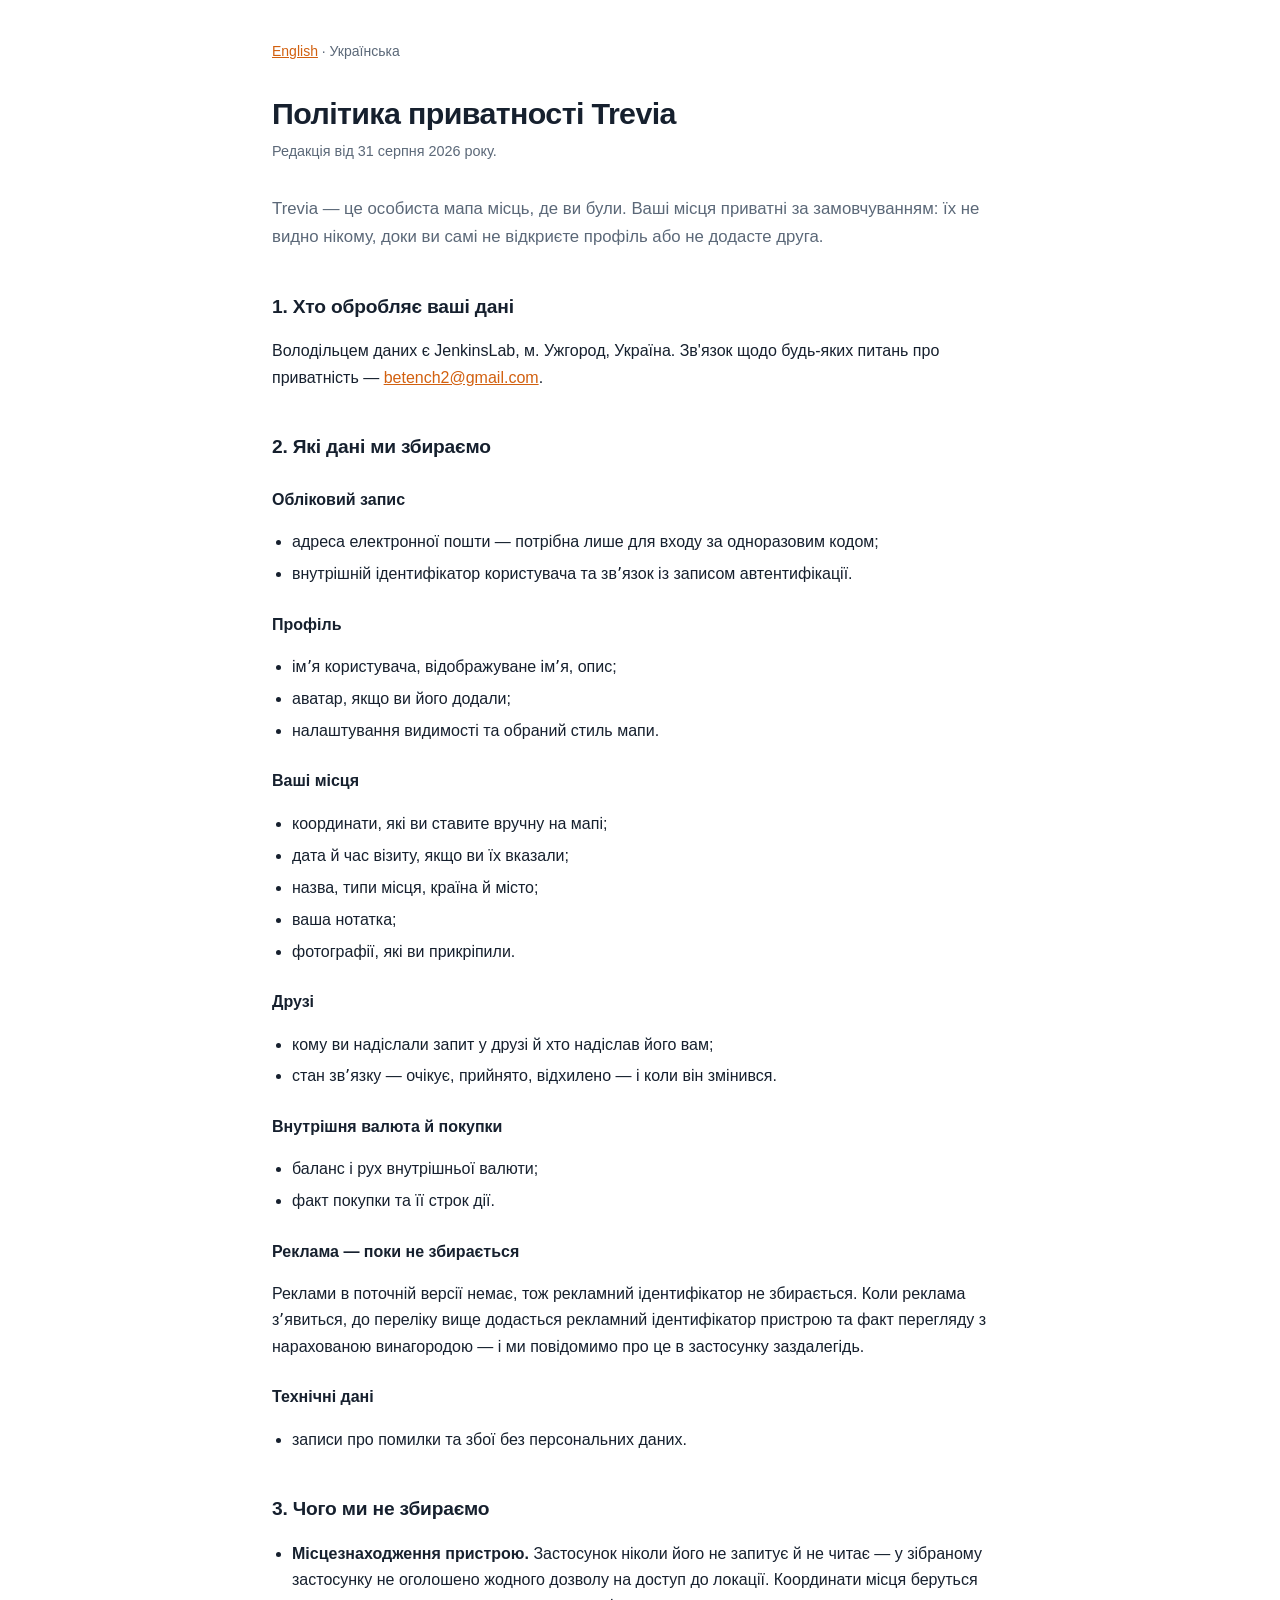
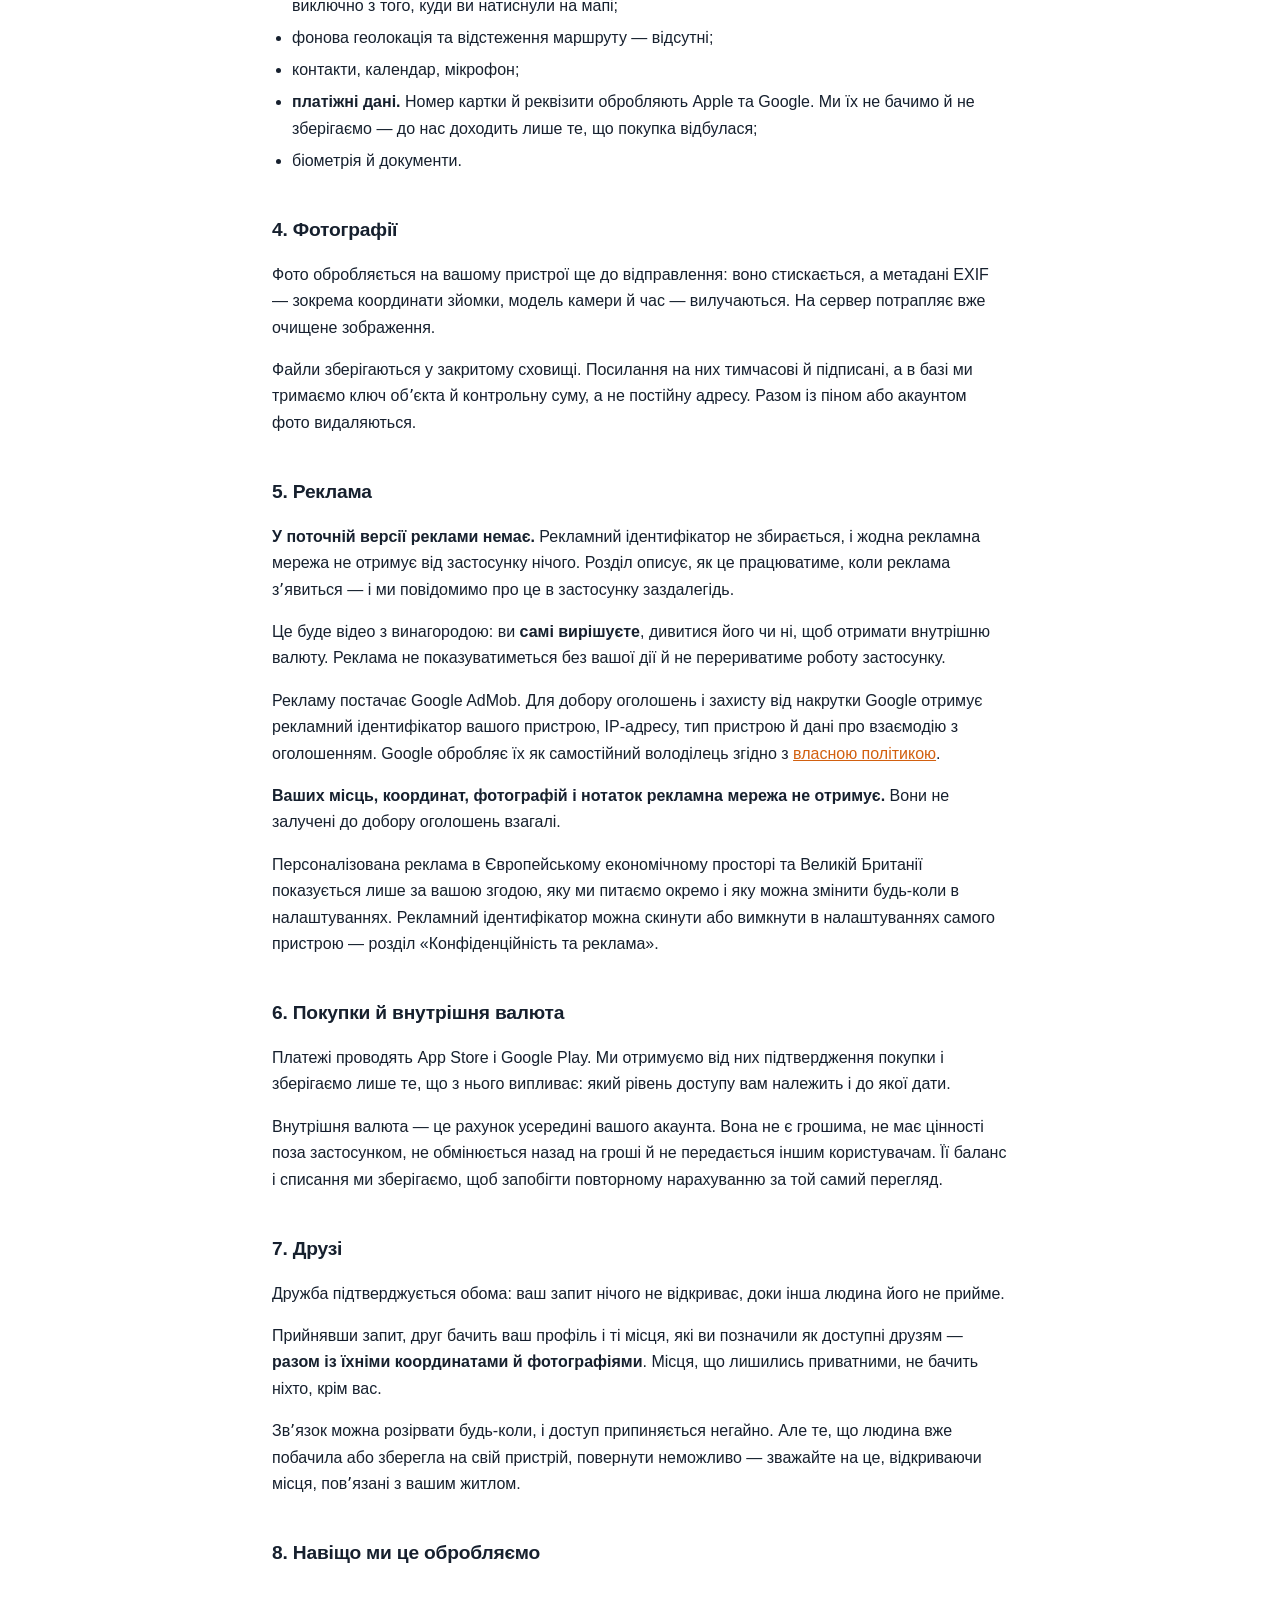
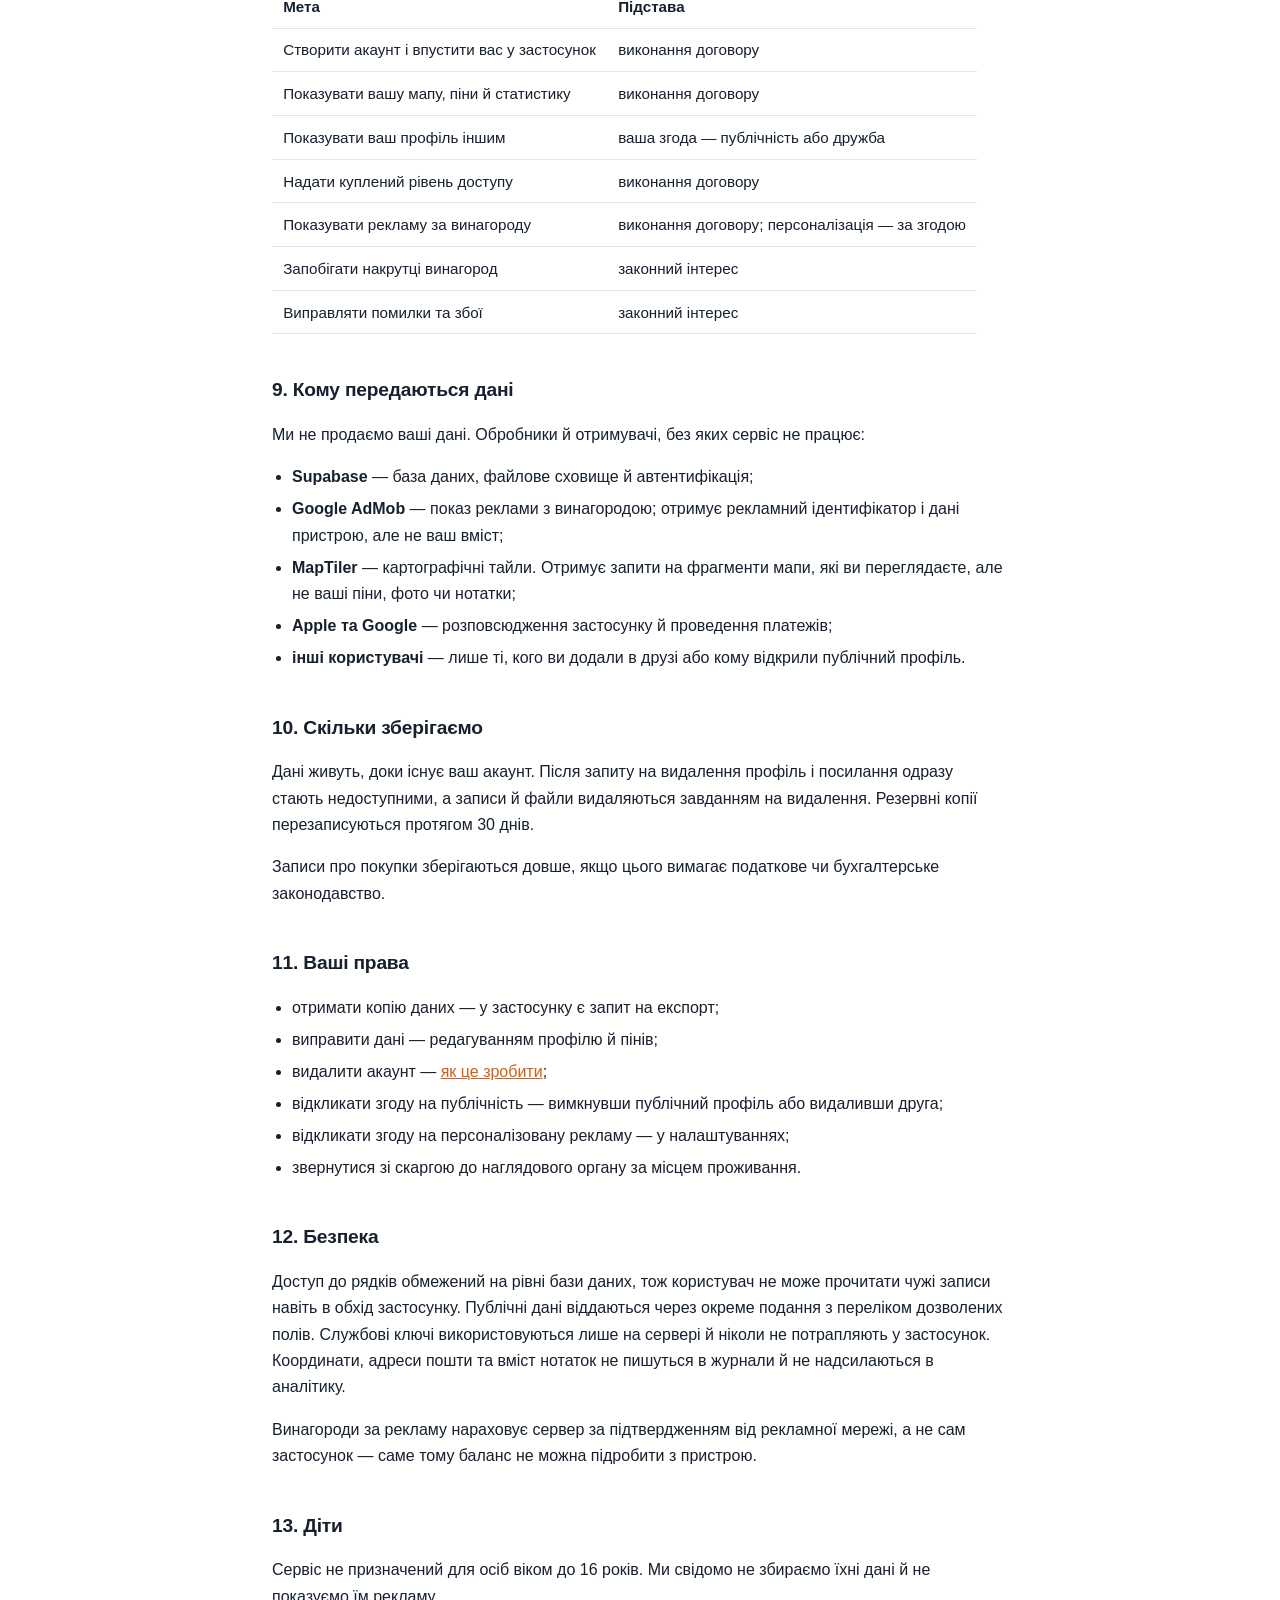
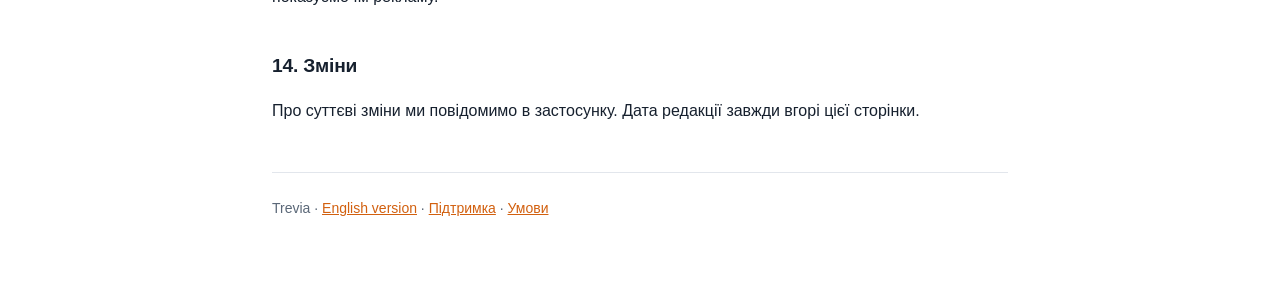
<file: uk/privacy.html>
<!doctype html>
<html lang="uk">
<head>
<meta charset="utf-8">
<meta name="viewport" content="width=device-width, initial-scale=1">
<title>Політика приватності — Trevia</title>
<link rel="stylesheet" href="../style.css">
</head>
<body>
<main>

<nav class="langs"><a href="../en/privacy.html">English</a> · Українська</nav>

<h1>Політика приватності Trevia</h1>
<p class="updated">Редакція від 31 серпня 2026 року.</p>

<p class="lede">Trevia — це особиста мапа місць, де ви були. Ваші місця приватні
за замовчуванням: їх не видно нікому, доки ви самі не відкриєте профіль або не
додасте друга.</p>

<h2>1. Хто обробляє ваші дані</h2>
<p>Володільцем даних є JenkinsLab, м. Ужгород, Україна. Зв'язок щодо будь-яких
питань про приватність — <a href="mailto:betench2@gmail.com">betench2@gmail.com</a>.</p>

<h2>2. Які дані ми збираємо</h2>

<h3>Обліковий запис</h3>
<ul>
<li>адреса електронної пошти — потрібна лише для входу за одноразовим кодом;</li>
<li>внутрішній ідентифікатор користувача та звʼязок із записом автентифікації.</li>
</ul>

<h3>Профіль</h3>
<ul>
<li>імʼя користувача, відображуване імʼя, опис;</li>
<li>аватар, якщо ви його додали;</li>
<li>налаштування видимості та обраний стиль мапи.</li>
</ul>

<h3>Ваші місця</h3>
<ul>
<li>координати, які ви ставите вручну на мапі;</li>
<li>дата й час візиту, якщо ви їх вказали;</li>
<li>назва, типи місця, країна й місто;</li>
<li>ваша нотатка;</li>
<li>фотографії, які ви прикріпили.</li>
</ul>

<h3>Друзі</h3>
<ul>
<li>кому ви надіслали запит у друзі й хто надіслав його вам;</li>
<li>стан звʼязку — очікує, прийнято, відхилено — і коли він змінився.</li>
</ul>

<h3>Внутрішня валюта й покупки</h3>
<ul>
<li>баланс і рух внутрішньої валюти;</li>
<li>факт покупки та її строк дії.</li>
</ul>

<h3>Реклама — поки не збирається</h3>
<p>Реклами в поточній версії немає, тож рекламний ідентифікатор не збирається.
Коли реклама зʼявиться, до переліку вище додасться рекламний ідентифікатор
пристрою та факт перегляду з нарахованою винагородою — і ми повідомимо про це
в застосунку заздалегідь.</p>

<h3>Технічні дані</h3>
<ul>
<li>записи про помилки та збої без персональних даних.</li>
</ul>

<h2>3. Чого ми не збираємо</h2>
<ul>
<li><strong>Місцезнаходження пристрою.</strong> Застосунок ніколи його не
запитує й не читає — у зібраному застосунку не оголошено жодного дозволу на
доступ до локації. Координати місця беруться виключно з того, куди ви
натиснули на мапі;</li>
<li>фонова геолокація та відстеження маршруту — відсутні;</li>
<li>контакти, календар, мікрофон;</li>
<li><strong>платіжні дані.</strong> Номер картки й реквізити обробляють Apple
та Google. Ми їх не бачимо й не зберігаємо — до нас доходить лише те, що
покупка відбулася;</li>
<li>біометрія й документи.</li>
</ul>

<h2>4. Фотографії</h2>
<p>Фото обробляється на вашому пристрої ще до відправлення: воно стискається, а
метадані EXIF — зокрема координати зйомки, модель камери й час — вилучаються.
На сервер потрапляє вже очищене зображення.</p>
<p>Файли зберігаються у закритому сховищі. Посилання на них тимчасові й
підписані, а в базі ми тримаємо ключ обʼєкта й контрольну суму, а не постійну
адресу. Разом із піном або акаунтом фото видаляються.</p>

<h2>5. Реклама</h2>
<p><strong>У поточній версії реклами немає.</strong> Рекламний ідентифікатор не
збирається, і жодна рекламна мережа не отримує від застосунку нічого. Розділ
описує, як це працюватиме, коли реклама зʼявиться — і ми повідомимо про це в
застосунку заздалегідь.</p>
<p>Це буде відео з винагородою: ви <strong>самі вирішуєте</strong>, дивитися
його чи ні, щоб отримати внутрішню валюту. Реклама не показуватиметься без
вашої дії й не перериватиме роботу застосунку.</p>
<p>Рекламу постачає Google AdMob. Для добору оголошень і захисту від накрутки
Google отримує рекламний ідентифікатор вашого пристрою, IP-адресу, тип пристрою
й дані про взаємодію з оголошенням. Google обробляє їх як самостійний володілець
згідно з <a href="https://policies.google.com/privacy">власною політикою</a>.</p>
<p><strong>Ваших місць, координат, фотографій і нотаток рекламна мережа не
отримує.</strong> Вони не залучені до добору оголошень взагалі.</p>
<p>Персоналізована реклама в Європейському економічному просторі та Великій
Британії показується лише за вашою згодою, яку ми питаємо окремо і яку можна
змінити будь-коли в налаштуваннях. Рекламний ідентифікатор можна скинути або
вимкнути в налаштуваннях самого пристрою — розділ «Конфіденційність та
реклама».</p>

<h2>6. Покупки й внутрішня валюта</h2>
<p>Платежі проводять App Store і Google Play. Ми отримуємо від них підтвердження
покупки і зберігаємо лише те, що з нього випливає: який рівень доступу вам
належить і до якої дати.</p>
<p>Внутрішня валюта — це рахунок усередині вашого акаунта. Вона не є грошима, не
має цінності поза застосунком, не обмінюється назад на гроші й не передається
іншим користувачам. Її баланс і списання ми зберігаємо, щоб запобігти повторному
нарахуванню за той самий перегляд.</p>

<h2>7. Друзі</h2>
<p>Дружба підтверджується обома: ваш запит нічого не відкриває, доки інша людина
його не прийме.</p>
<p>Прийнявши запит, друг бачить ваш профіль і ті місця, які ви позначили як
доступні друзям — <strong>разом із їхніми координатами й фотографіями</strong>.
Місця, що лишились приватними, не бачить ніхто, крім вас.</p>
<p>Звʼязок можна розірвати будь-коли, і доступ припиняється негайно. Але те, що
людина вже побачила або зберегла на свій пристрій, повернути неможливо —
зважайте на це, відкриваючи місця, повʼязані з вашим житлом.</p>

<h2>8. Навіщо ми це обробляємо</h2>
<table>
<tr><th>Мета</th><th>Підстава</th></tr>
<tr><td>Створити акаунт і впустити вас у застосунок</td><td>виконання договору</td></tr>
<tr><td>Показувати вашу мапу, піни й статистику</td><td>виконання договору</td></tr>
<tr><td>Показувати ваш профіль іншим</td><td>ваша згода — публічність або дружба</td></tr>
<tr><td>Надати куплений рівень доступу</td><td>виконання договору</td></tr>
<tr><td>Показувати рекламу за винагороду</td><td>виконання договору; персоналізація — за згодою</td></tr>
<tr><td>Запобігати накрутці винагород</td><td>законний інтерес</td></tr>
<tr><td>Виправляти помилки та збої</td><td>законний інтерес</td></tr>
</table>

<h2>9. Кому передаються дані</h2>
<p>Ми не продаємо ваші дані. Обробники й отримувачі, без яких сервіс не
працює:</p>
<ul>
<li><strong>Supabase</strong> — база даних, файлове сховище й автентифікація;</li>
<li><strong>Google AdMob</strong> — показ реклами з винагородою; отримує
рекламний ідентифікатор і дані пристрою, але не ваш вміст;</li>
<li><strong>MapTiler</strong> — картографічні тайли. Отримує запити на фрагменти
мапи, які ви переглядаєте, але не ваші піни, фото чи нотатки;</li>
<li><strong>Apple та Google</strong> — розповсюдження застосунку й проведення
платежів;</li>
<li><strong>інші користувачі</strong> — лише ті, кого ви додали в друзі або кому
відкрили публічний профіль.</li>
</ul>

<h2>10. Скільки зберігаємо</h2>
<p>Дані живуть, доки існує ваш акаунт. Після запиту на видалення профіль і
посилання одразу стають недоступними, а записи й файли видаляються завданням на
видалення. Резервні копії перезаписуються протягом 30 днів.</p>
<p>Записи про покупки зберігаються довше, якщо цього вимагає податкове чи
бухгалтерське законодавство.</p>

<h2>11. Ваші права</h2>
<ul>
<li>отримати копію даних — у застосунку є запит на експорт;</li>
<li>виправити дані — редагуванням профілю й пінів;</li>
<li>видалити акаунт — <a href="delete-account.html">як це зробити</a>;</li>
<li>відкликати згоду на публічність — вимкнувши публічний профіль або видаливши
друга;</li>
<li>відкликати згоду на персоналізовану рекламу — у налаштуваннях;</li>
<li>звернутися зі скаргою до наглядового органу за місцем проживання.</li>
</ul>

<h2>12. Безпека</h2>
<p>Доступ до рядків обмежений на рівні бази даних, тож користувач не може
прочитати чужі записи навіть в обхід застосунку. Публічні дані віддаються через
окреме подання з переліком дозволених полів. Службові ключі використовуються
лише на сервері й ніколи не потрапляють у застосунок. Координати, адреси пошти
та вміст нотаток не пишуться в журнали й не надсилаються в аналітику.</p>
<p>Винагороди за рекламу нараховує сервер за підтвердженням від рекламної
мережі, а не сам застосунок — саме тому баланс не можна підробити з пристрою.</p>

<h2>13. Діти</h2>
<p>Сервіс не призначений для осіб віком до 16 років. Ми свідомо не збираємо їхні
дані й не показуємо їм рекламу.</p>

<h2>14. Зміни</h2>
<p>Про суттєві зміни ми повідомимо в застосунку. Дата редакції завжди вгорі цієї
сторінки.</p>

<hr>
<footer>Trevia · <a href="../en/privacy.html">English version</a> ·
<a href="support.html">Підтримка</a> · <a href="terms.html">Умови</a></footer>

</main>
</body>
</html>
</file>
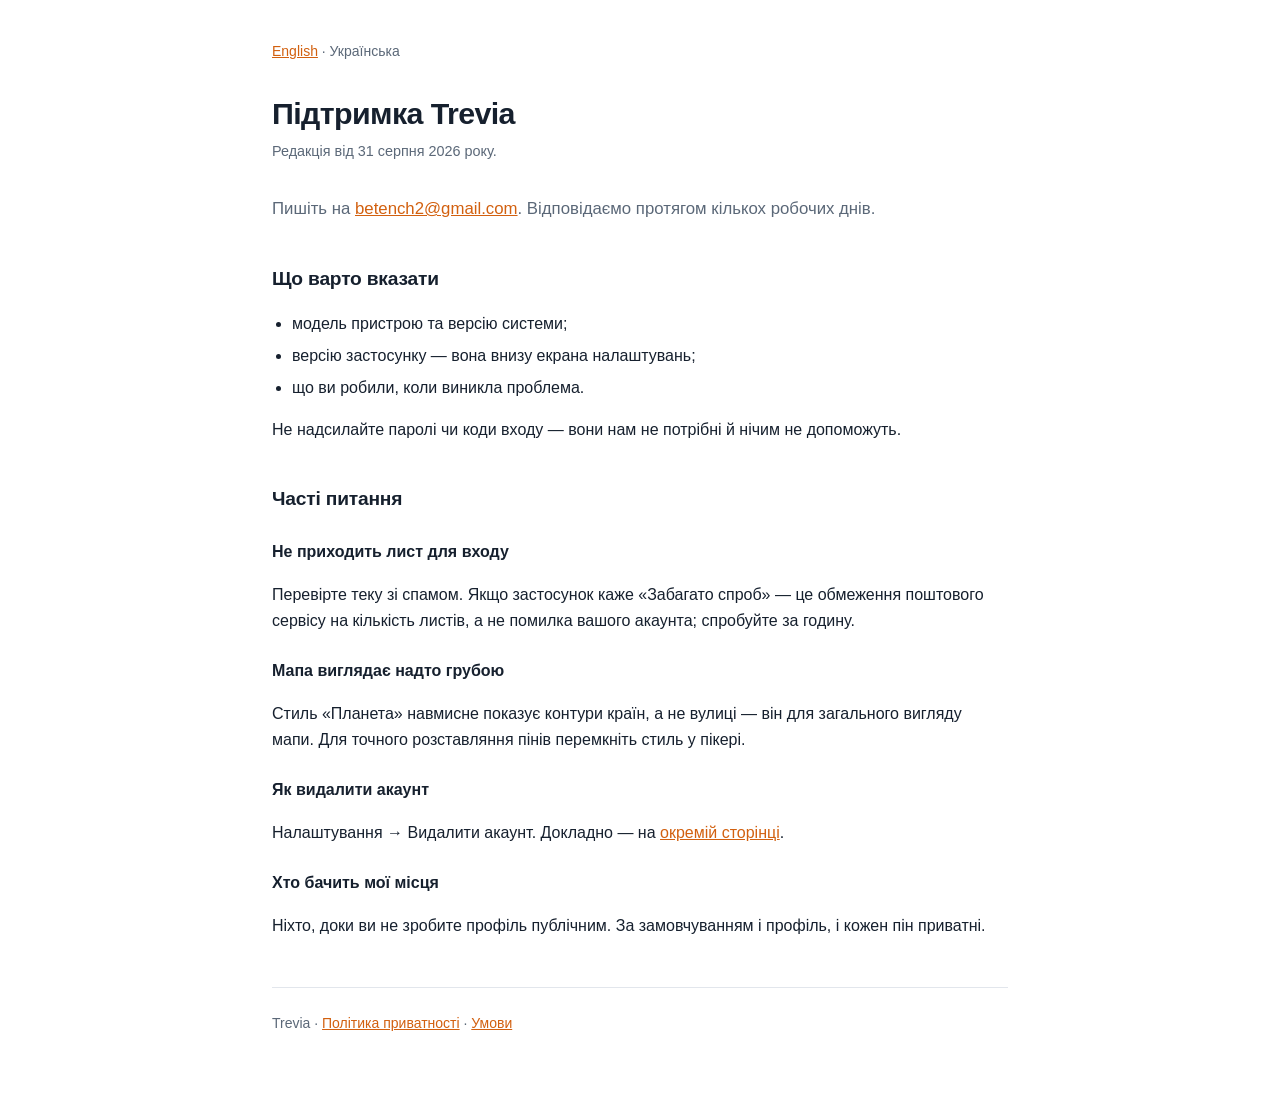
<file: uk/support.html>
<!doctype html>
<html lang="uk">
<head>
<meta charset="utf-8">
<meta name="viewport" content="width=device-width, initial-scale=1">
<title>Підтримка — Trevia</title>
<link rel="stylesheet" href="../style.css">
</head>
<body>
<main>

<nav class="langs"><a href="../en/support.html">English</a> · Українська</nav>

<h1>Підтримка Trevia</h1>
<p class="updated">Редакція від 31 серпня 2026 року.</p>

<p class="lede">Пишіть на <a href="mailto:betench2@gmail.com">betench2@gmail.com</a>. Відповідаємо
протягом кількох робочих днів.</p>

<h2>Що варто вказати</h2>
<ul>
<li>модель пристрою та версію системи;</li>
<li>версію застосунку — вона внизу екрана налаштувань;</li>
<li>що ви робили, коли виникла проблема.</li>
</ul>
<p>Не надсилайте паролі чи коди входу — вони нам не потрібні й нічим не
допоможуть.</p>

<h2>Часті питання</h2>

<h3>Не приходить лист для входу</h3>
<p>Перевірте теку зі спамом. Якщо застосунок каже «Забагато спроб» — це
обмеження поштового сервісу на кількість листів, а не помилка вашого акаунта;
спробуйте за годину.</p>

<h3>Мапа виглядає надто грубою</h3>
<p>Стиль «Планета» навмисне показує контури країн, а не вулиці — він для
загального вигляду мапи. Для точного розставляння пінів перемкніть стиль у
пікері.</p>

<h3>Як видалити акаунт</h3>
<p>Налаштування → Видалити акаунт. Докладно — на
<a href="delete-account.html">окремій сторінці</a>.</p>

<h3>Хто бачить мої місця</h3>
<p>Ніхто, доки ви не зробите профіль публічним. За замовчуванням і профіль, і
кожен пін приватні.</p>

<hr>
<footer>Trevia · <a href="privacy.html">Політика приватності</a> ·
<a href="terms.html">Умови</a></footer>

</main>
</body>
</html>
</file>
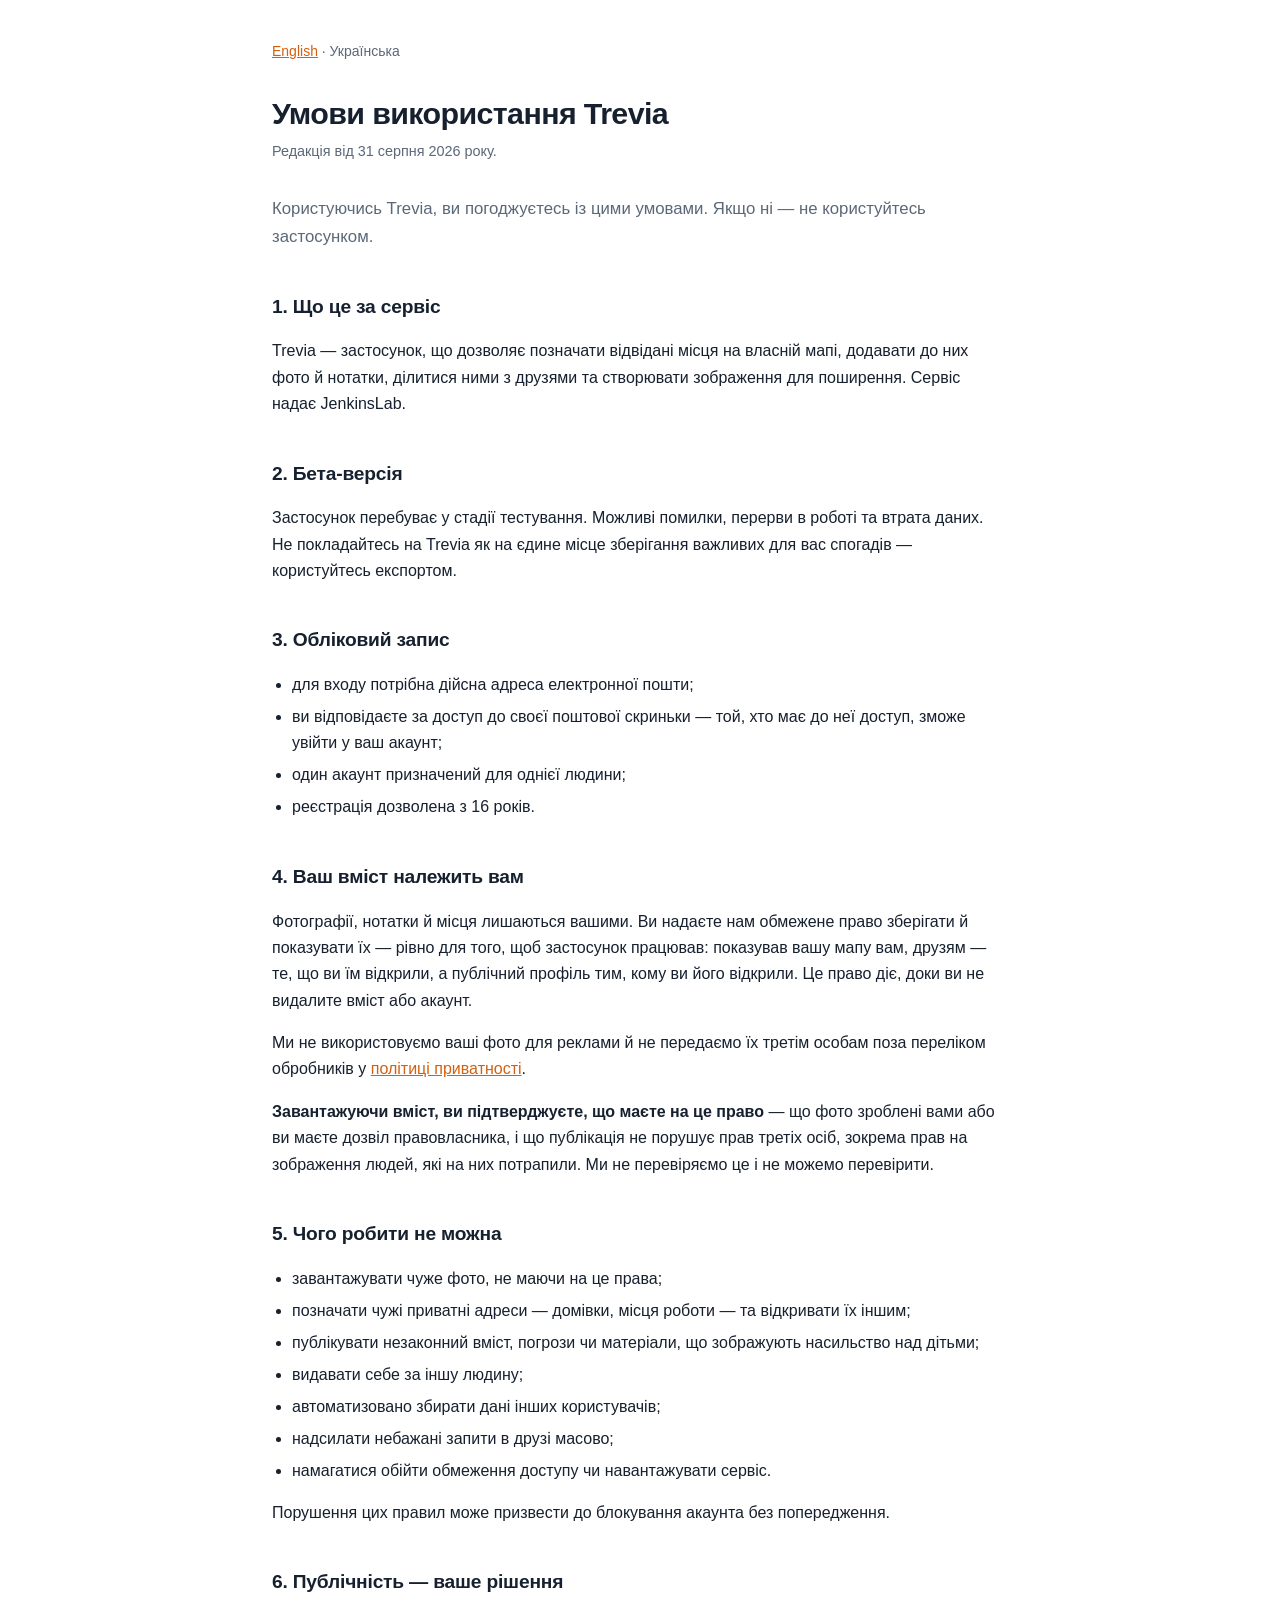
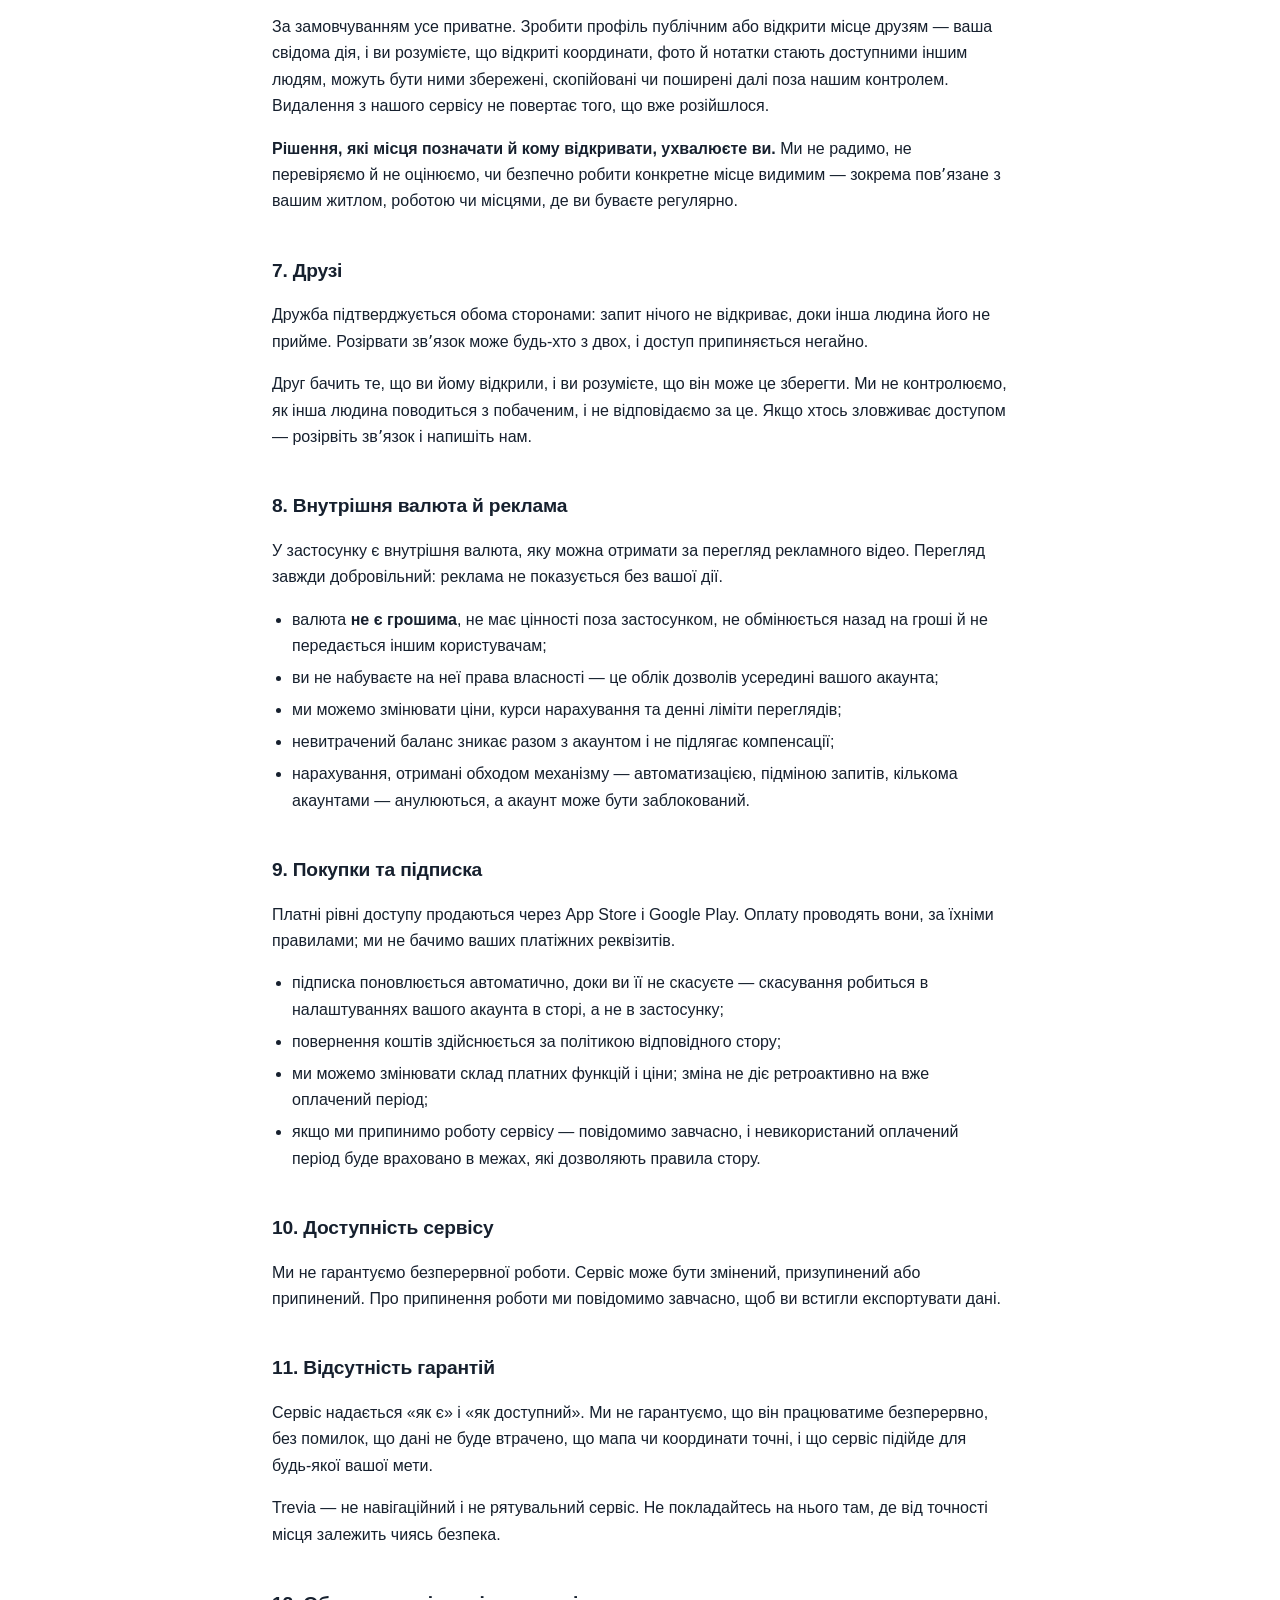
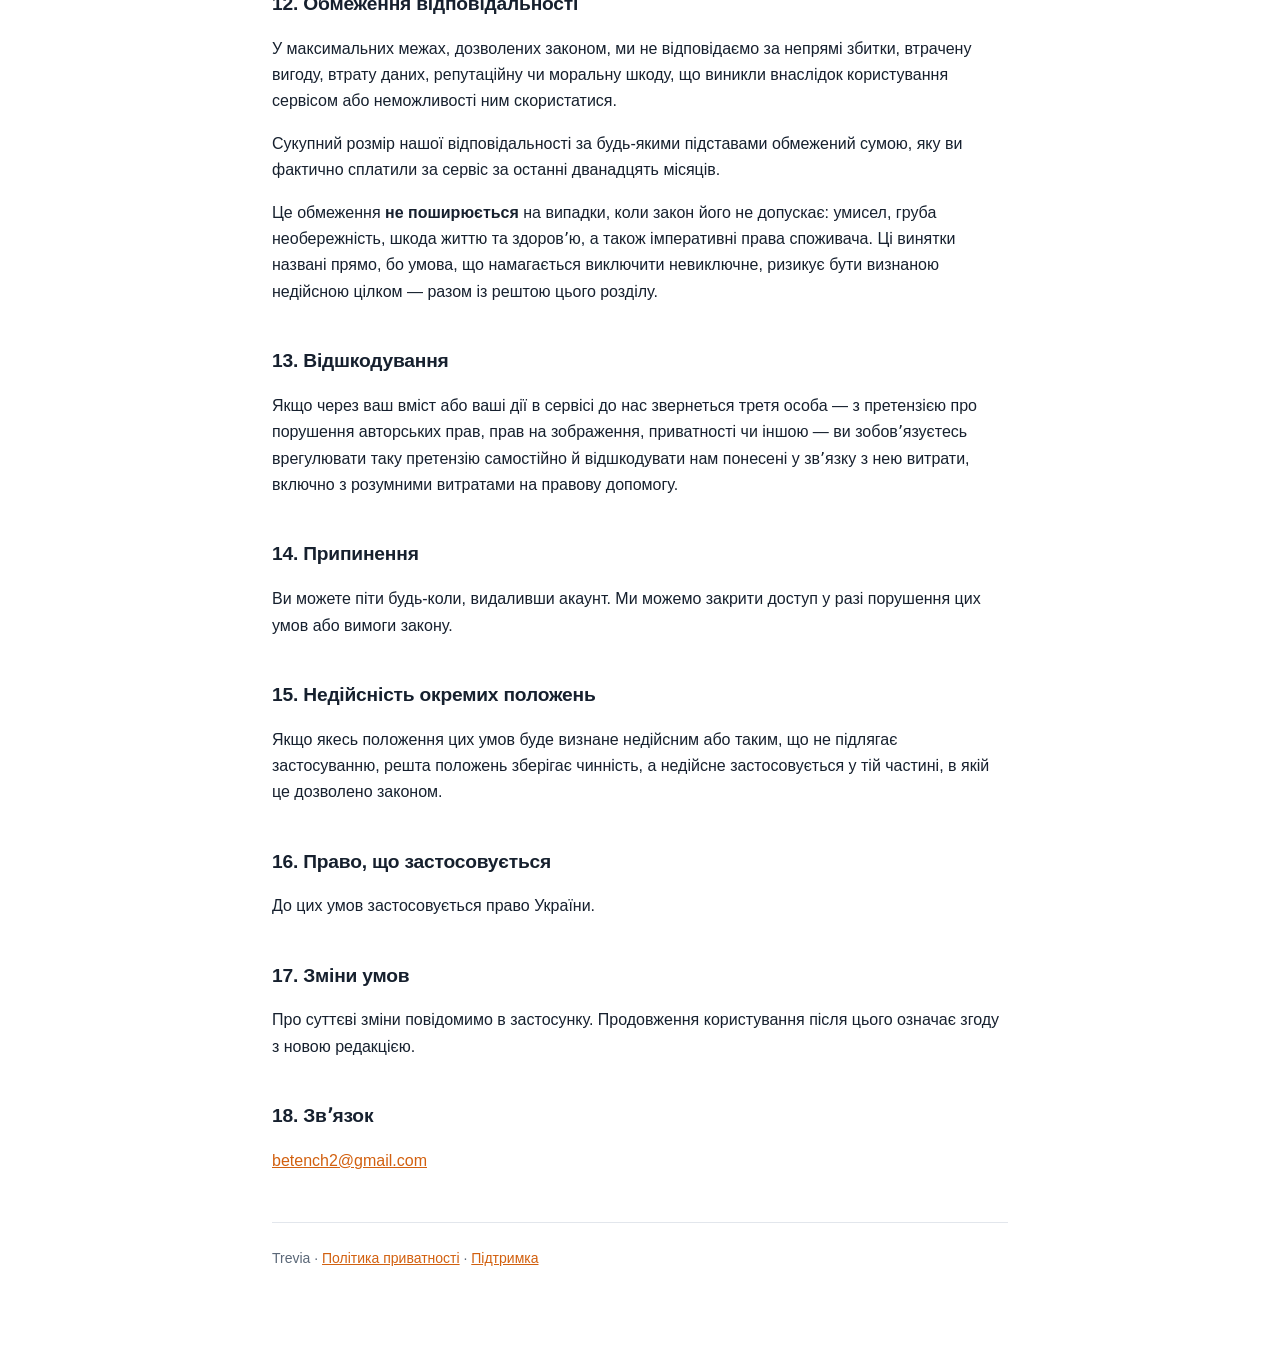
<file: uk/terms.html>
<!doctype html>
<html lang="uk">
<head>
<meta charset="utf-8">
<meta name="viewport" content="width=device-width, initial-scale=1">
<title>Умови використання — Trevia</title>
<link rel="stylesheet" href="../style.css">
</head>
<body>
<main>

<nav class="langs"><a href="../en/terms.html">English</a> · Українська</nav>

<h1>Умови використання Trevia</h1>
<p class="updated">Редакція від 31 серпня 2026 року.</p>

<p class="lede">Користуючись Trevia, ви погоджуєтесь із цими умовами. Якщо ні —
не користуйтесь застосунком.</p>

<h2>1. Що це за сервіс</h2>
<p>Trevia — застосунок, що дозволяє позначати відвідані місця на власній мапі,
додавати до них фото й нотатки, ділитися ними з друзями та створювати зображення
для поширення. Сервіс надає JenkinsLab.</p>

<h2>2. Бета-версія</h2>
<p>Застосунок перебуває у стадії тестування. Можливі помилки, перерви в роботі
та втрата даних. Не покладайтесь на Trevia як на єдине місце зберігання важливих
для вас спогадів — користуйтесь експортом.</p>

<h2>3. Обліковий запис</h2>
<ul>
<li>для входу потрібна дійсна адреса електронної пошти;</li>
<li>ви відповідаєте за доступ до своєї поштової скриньки — той, хто має до неї
доступ, зможе увійти у ваш акаунт;</li>
<li>один акаунт призначений для однієї людини;</li>
<li>реєстрація дозволена з 16 років.</li>
</ul>

<h2>4. Ваш вміст належить вам</h2>
<p>Фотографії, нотатки й місця лишаються вашими. Ви надаєте нам обмежене право
зберігати й показувати їх — рівно для того, щоб застосунок працював: показував
вашу мапу вам, друзям — те, що ви їм відкрили, а публічний профіль тим, кому ви
його відкрили. Це право діє, доки ви не видалите вміст або акаунт.</p>
<p>Ми не використовуємо ваші фото для реклами й не передаємо їх третім особам
поза переліком обробників у <a href="privacy.html">політиці приватності</a>.</p>
<p><strong>Завантажуючи вміст, ви підтверджуєте, що маєте на це право</strong> —
що фото зроблені вами або ви маєте дозвіл правовласника, і що публікація не
порушує прав третіх осіб, зокрема прав на зображення людей, які на них
потрапили. Ми не перевіряємо це і не можемо перевірити.</p>

<h2>5. Чого робити не можна</h2>
<ul>
<li>завантажувати чуже фото, не маючи на це права;</li>
<li>позначати чужі приватні адреси — домівки, місця роботи — та відкривати їх
іншим;</li>
<li>публікувати незаконний вміст, погрози чи матеріали, що зображують насильство
над дітьми;</li>
<li>видавати себе за іншу людину;</li>
<li>автоматизовано збирати дані інших користувачів;</li>
<li>надсилати небажані запити в друзі масово;</li>
<li>намагатися обійти обмеження доступу чи навантажувати сервіс.</li>
</ul>
<p>Порушення цих правил може призвести до блокування акаунта без попередження.</p>

<h2>6. Публічність — ваше рішення</h2>
<p>За замовчуванням усе приватне. Зробити профіль публічним або відкрити місце
друзям — ваша свідома дія, і ви розумієте, що відкриті координати, фото й нотатки
стають доступними іншим людям, можуть бути ними збережені, скопійовані чи
поширені далі поза нашим контролем. Видалення з нашого сервісу не повертає того,
що вже розійшлося.</p>
<p><strong>Рішення, які місця позначати й кому відкривати, ухвалюєте ви.</strong>
Ми не радимо, не перевіряємо й не оцінюємо, чи безпечно робити конкретне місце
видимим — зокрема повʼязане з вашим житлом, роботою чи місцями, де ви буваєте
регулярно.</p>

<h2>7. Друзі</h2>
<p>Дружба підтверджується обома сторонами: запит нічого не відкриває, доки інша
людина його не прийме. Розірвати звʼязок може будь-хто з двох, і доступ
припиняється негайно.</p>
<p>Друг бачить те, що ви йому відкрили, і ви розумієте, що він може це зберегти.
Ми не контролюємо, як інша людина поводиться з побаченим, і не відповідаємо за
це. Якщо хтось зловживає доступом — розірвіть звʼязок і напишіть нам.</p>

<h2>8. Внутрішня валюта й реклама</h2>
<p>У застосунку є внутрішня валюта, яку можна отримати за перегляд рекламного
відео. Перегляд завжди добровільний: реклама не показується без вашої дії.</p>
<ul>
<li>валюта <strong>не є грошима</strong>, не має цінності поза застосунком, не
обмінюється назад на гроші й не передається іншим користувачам;</li>
<li>ви не набуваєте на неї права власності — це облік дозволів усередині вашого
акаунта;</li>
<li>ми можемо змінювати ціни, курси нарахування та денні ліміти переглядів;</li>
<li>невитрачений баланс зникає разом з акаунтом і не підлягає компенсації;</li>
<li>нарахування, отримані обходом механізму — автоматизацією, підміною запитів,
кількома акаунтами — анулюються, а акаунт може бути заблокований.</li>
</ul>

<h2>9. Покупки та підписка</h2>
<p>Платні рівні доступу продаються через App Store і Google Play. Оплату
проводять вони, за їхніми правилами; ми не бачимо ваших платіжних реквізитів.</p>
<ul>
<li>підписка поновлюється автоматично, доки ви її не скасуєте — скасування
робиться в налаштуваннях вашого акаунта в сторі, а не в застосунку;</li>
<li>повернення коштів здійснюється за політикою відповідного стору;</li>
<li>ми можемо змінювати склад платних функцій і ціни; зміна не діє
ретроактивно на вже оплачений період;</li>
<li>якщо ми припинимо роботу сервісу — повідомимо завчасно, і невикористаний
оплачений період буде враховано в межах, які дозволяють правила стору.</li>
</ul>

<h2>10. Доступність сервісу</h2>
<p>Ми не гарантуємо безперервної роботи. Сервіс може бути змінений, призупинений
або припинений. Про припинення роботи ми повідомимо завчасно, щоб ви встигли
експортувати дані.</p>

<h2>11. Відсутність гарантій</h2>
<p>Сервіс надається «як є» і «як доступний». Ми не гарантуємо, що він працюватиме
безперервно, без помилок, що дані не буде втрачено, що мапа чи координати точні,
і що сервіс підійде для будь-якої вашої мети.</p>
<p>Trevia — не навігаційний і не рятувальний сервіс. Не покладайтесь на нього там,
де від точності місця залежить чиясь безпека.</p>

<h2>12. Обмеження відповідальності</h2>
<p>У максимальних межах, дозволених законом, ми не відповідаємо за непрямі
збитки, втрачену вигоду, втрату даних, репутаційну чи моральну шкоду, що виникли
внаслідок користування сервісом або неможливості ним скористатися.</p>
<p>Сукупний розмір нашої відповідальності за будь-якими підставами обмежений
сумою, яку ви фактично сплатили за сервіс за останні дванадцять місяців.</p>
<p>Це обмеження <strong>не поширюється</strong> на випадки, коли закон його не
допускає: умисел, груба необережність, шкода життю та здоровʼю, а також
імперативні права споживача. Ці винятки названі прямо, бо умова, що намагається
виключити невиключне, ризикує бути визнаною недійсною цілком — разом із рештою
цього розділу.</p>

<h2>13. Відшкодування</h2>
<p>Якщо через ваш вміст або ваші дії в сервісі до нас звернеться третя особа — з
претензією про порушення авторських прав, прав на зображення, приватності чи
іншою — ви зобовʼязуєтесь врегулювати таку претензію самостійно й відшкодувати
нам понесені у звʼязку з нею витрати, включно з розумними витратами на правову
допомогу.</p>

<h2>14. Припинення</h2>
<p>Ви можете піти будь-коли, видаливши акаунт. Ми можемо закрити доступ у разі
порушення цих умов або вимоги закону.</p>

<h2>15. Недійсність окремих положень</h2>
<p>Якщо якесь положення цих умов буде визнане недійсним або таким, що не підлягає
застосуванню, решта положень зберігає чинність, а недійсне застосовується у тій
частині, в якій це дозволено законом.</p>

<h2>16. Право, що застосовується</h2>
<p>До цих умов застосовується право України.</p>

<h2>17. Зміни умов</h2>
<p>Про суттєві зміни повідомимо в застосунку. Продовження користування після цього
означає згоду з новою редакцією.</p>

<h2>18. Звʼязок</h2>
<p><a href="mailto:betench2@gmail.com">betench2@gmail.com</a></p>

<hr>
<footer>Trevia · <a href="privacy.html">Політика приватності</a> ·
<a href="support.html">Підтримка</a></footer>

</main>
</body>
</html>
</file>
<file: style.css>
:root {
  --bg: #ffffff;
  --fg: #16202e;
  --muted: #5b6878;
  --rule: #e2e6ec;
  --accent: #d2600f;
  --card: #f7f8fa;
}
@media (prefers-color-scheme: dark) {
  :root {
    --bg: #0d1219;
    --fg: #e7ecf3;
    --muted: #9aa7b8;
    --rule: #222c39;
    --accent: #ff7a1a;
    --card: #141c26;
  }
}
* { box-sizing: border-box; }
body {
  margin: 0;
  padding: 2.5rem 1.25rem 5rem;
  background: var(--bg);
  color: var(--fg);
  font: 16px/1.65 -apple-system, BlinkMacSystemFont, "Segoe UI", Roboto, Helvetica, Arial, sans-serif;
}
main { max-width: 46rem; margin: 0 auto; }
h1 { font-size: 1.9rem; line-height: 1.2; margin: 0 0 .5rem; letter-spacing: -.02em; }
h2 { font-size: 1.2rem; margin: 2.5rem 0 .75rem; letter-spacing: -.01em; }
h3 { font-size: 1rem; margin: 1.5rem 0 .5rem; }
.updated { color: var(--muted); font-size: .9rem; margin: 0 0 2rem; }
.lede { font-size: 1.05rem; color: var(--muted); margin: 0 0 2rem; }
ul { padding-left: 1.25rem; }
li { margin: .35rem 0; }
a { color: var(--accent); }
hr { border: 0; border-top: 1px solid var(--rule); margin: 3rem 0 1.5rem; }
footer { color: var(--muted); font-size: .875rem; }
nav.langs { margin: 0 0 2rem; font-size: .875rem; color: var(--muted); }
table { border-collapse: collapse; width: 100%; margin: 1rem 0; display: block; overflow-x: auto; }
th, td { text-align: left; padding: .55rem .7rem; border-bottom: 1px solid var(--rule); vertical-align: top; font-size: .95rem; }
th { font-weight: 600; }
.fill {
  background: var(--card);
  border-left: 3px solid var(--accent);
  padding: .9rem 1rem;
  margin: 1.25rem 0;
  font-size: .95rem;
}
code { background: var(--card); padding: .1rem .35rem; border-radius: 3px; font-size: .9em; }
</file>
